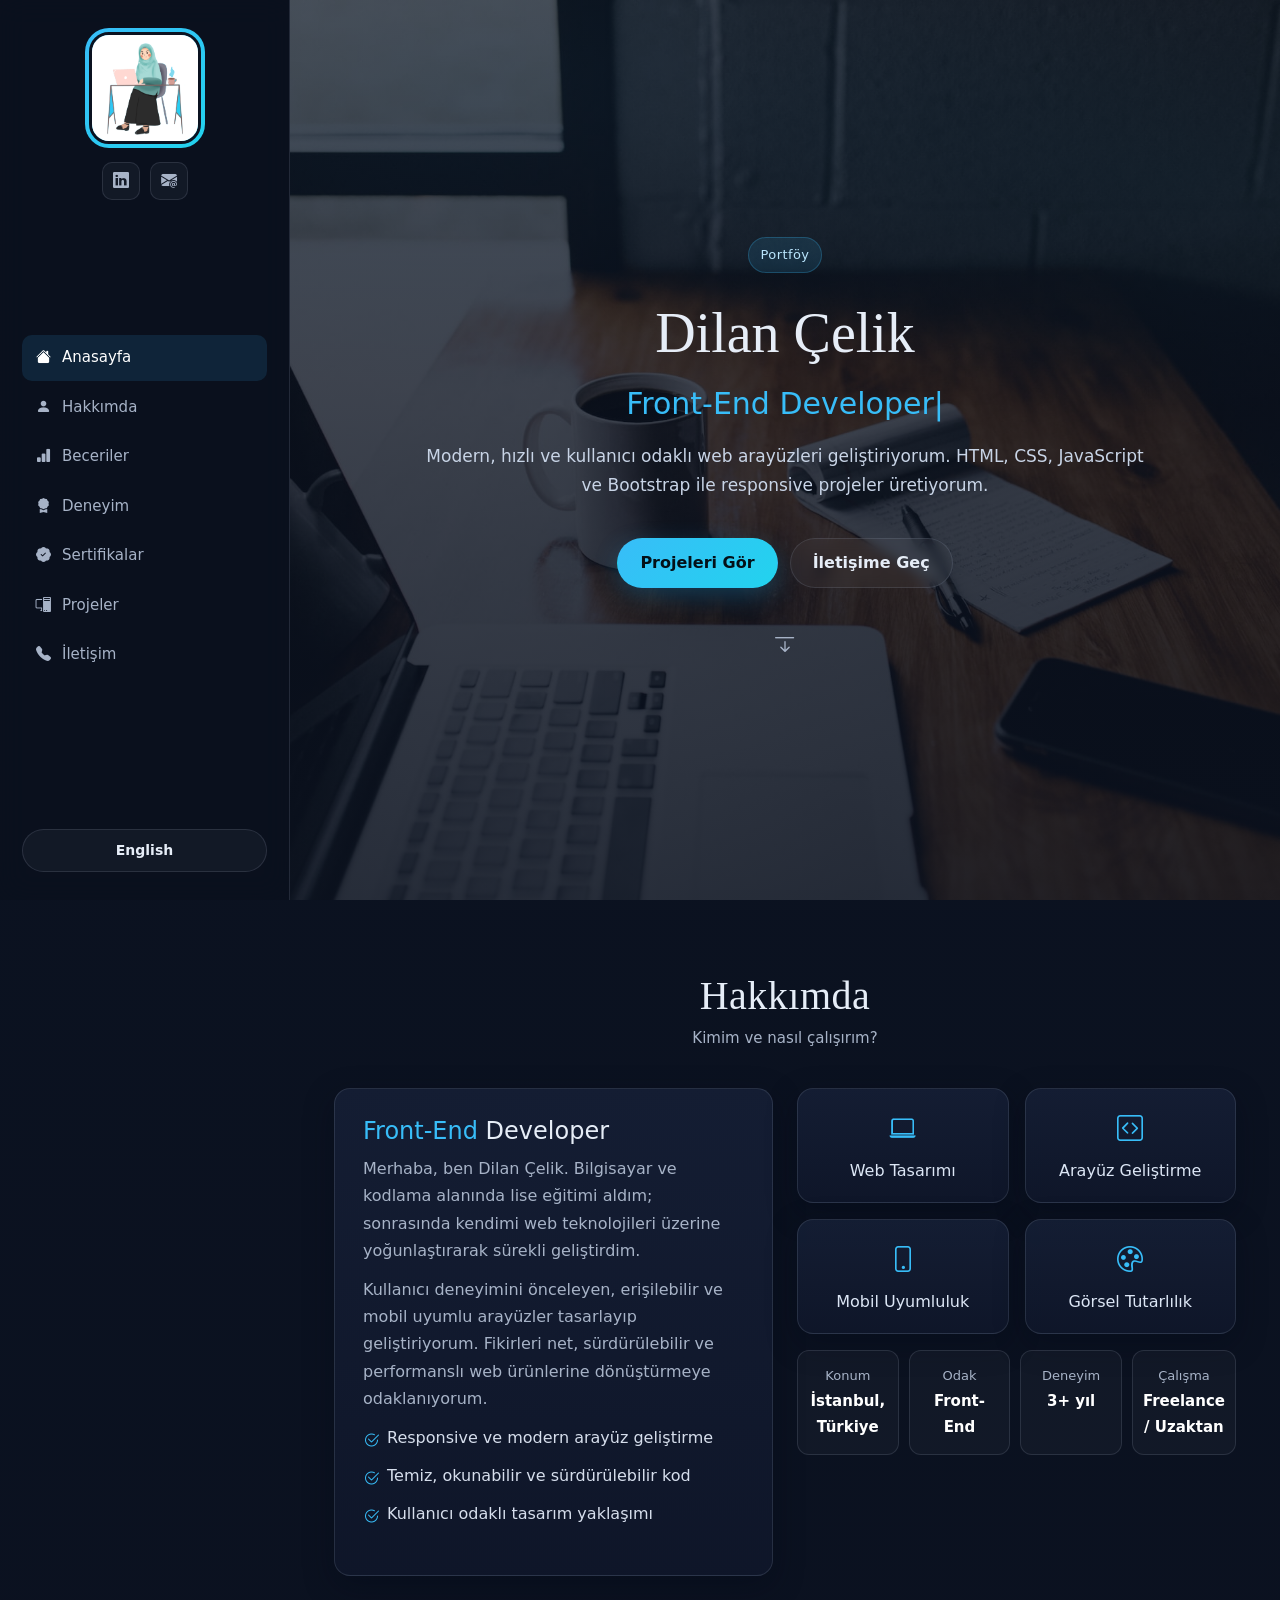
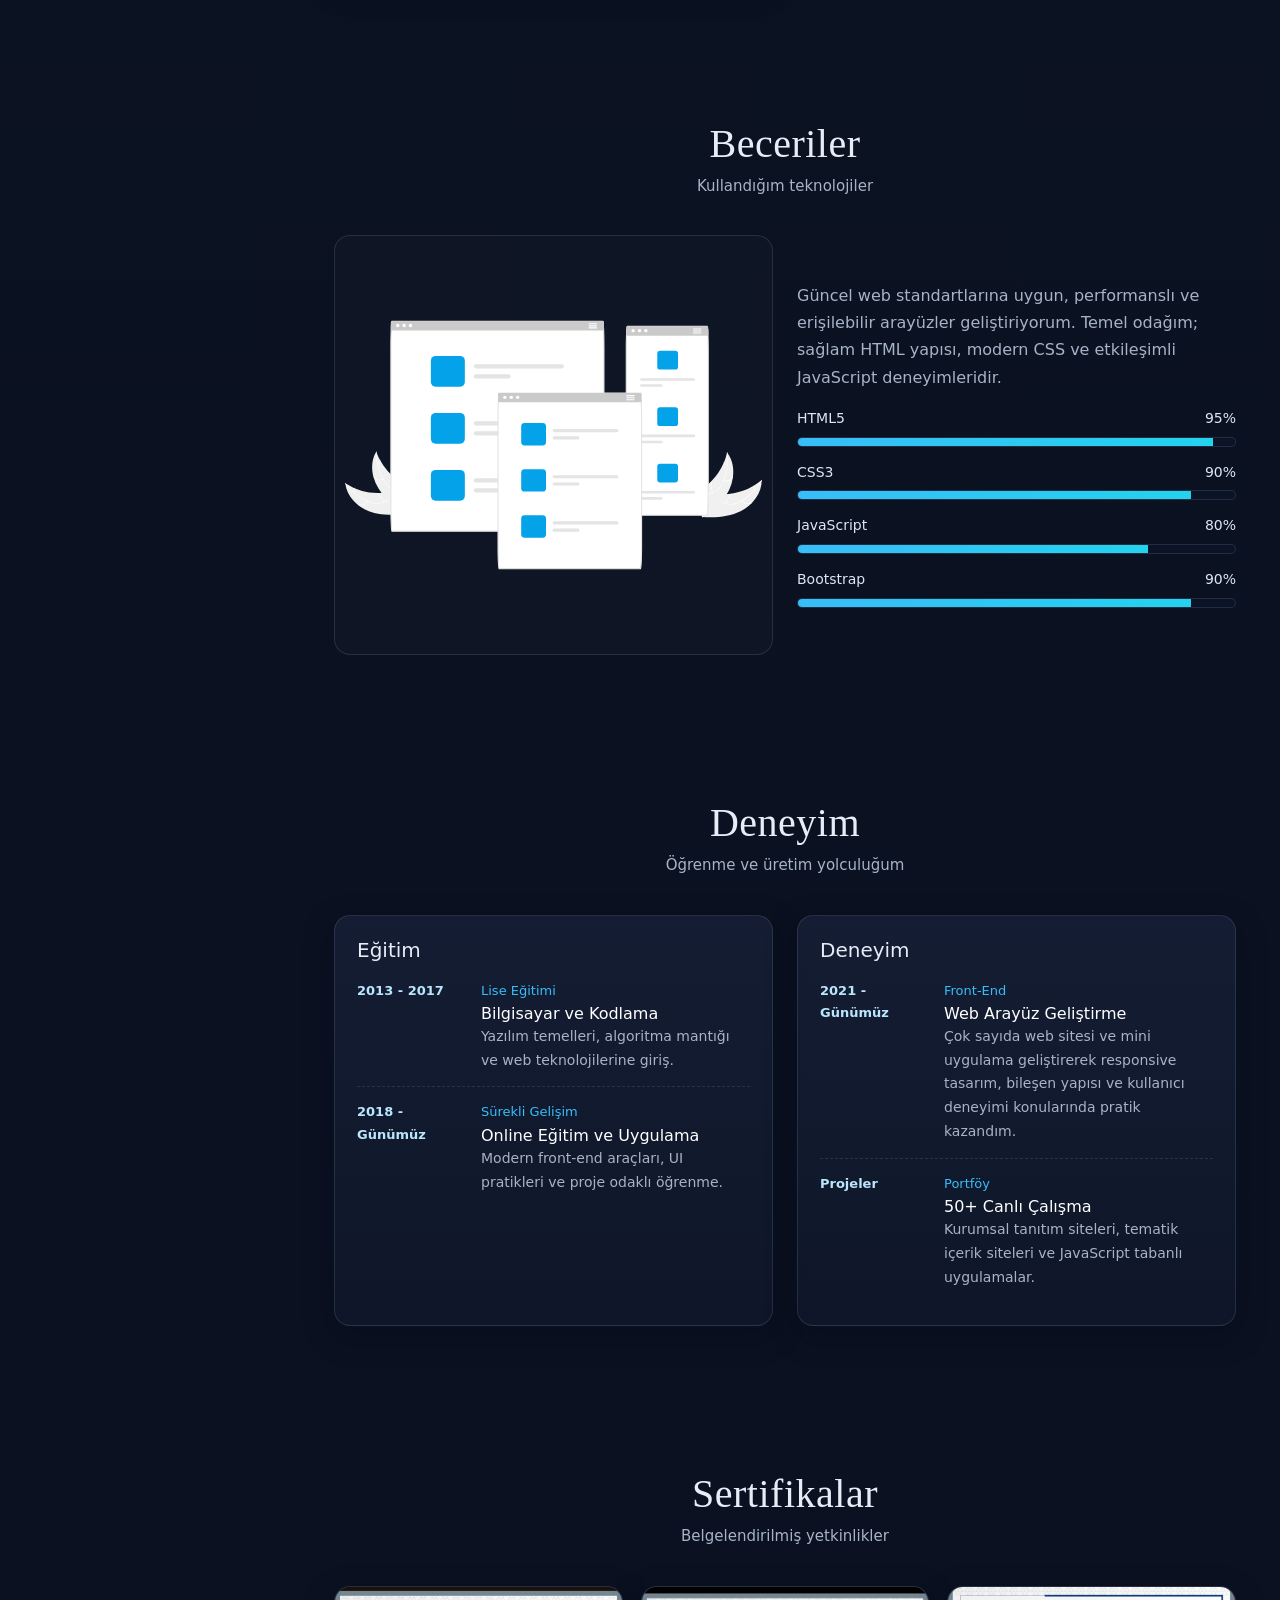
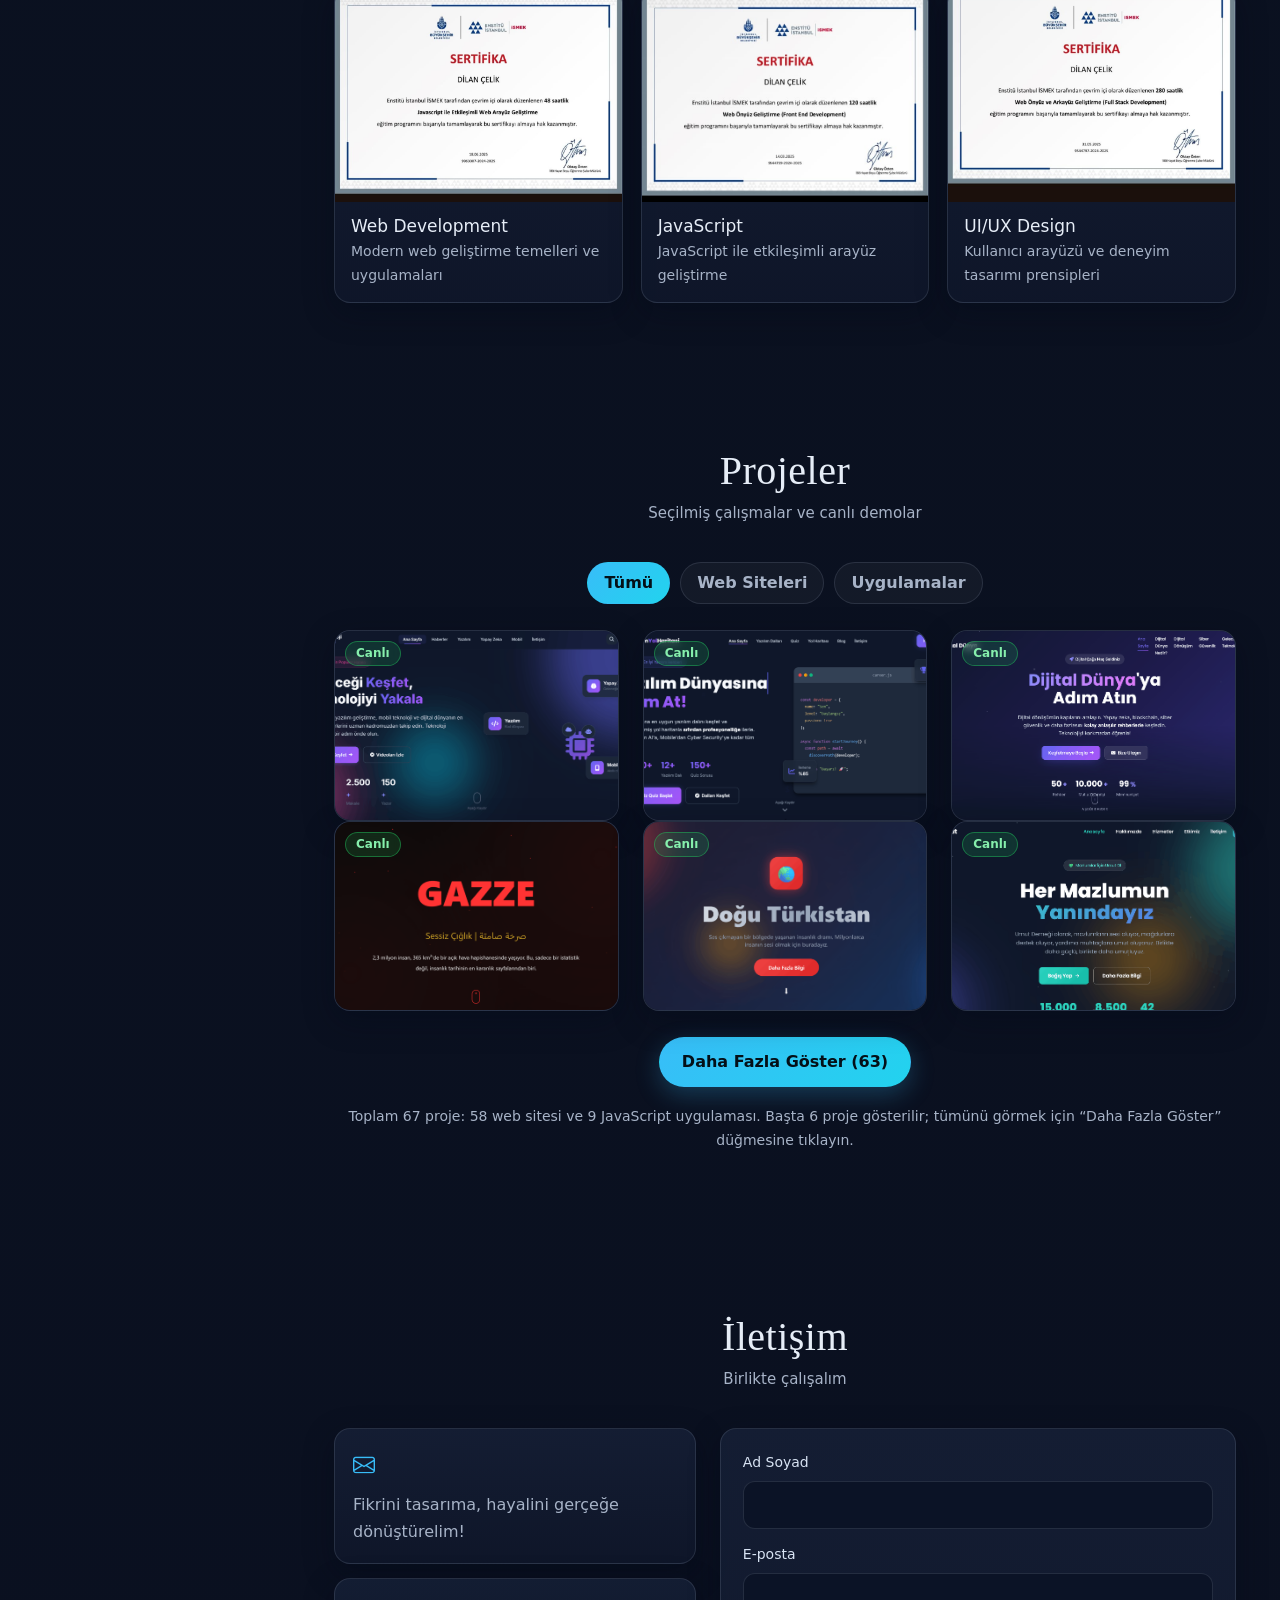
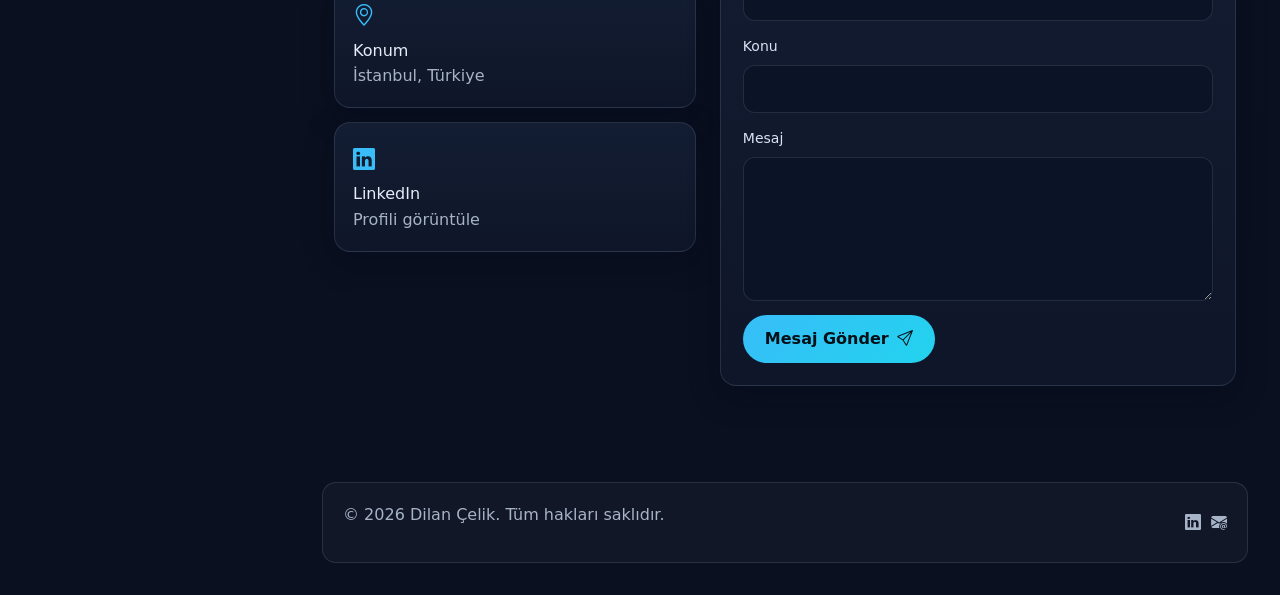
<file: index.html>
﻿<!doctype html>
<html lang="tr">
<head>
  <meta charset="UTF-8" />
  <meta name="viewport" content="width=device-width, initial-scale=1.0" />
  <title>Dilan Çelik | Front-End Developer Portföyü</title>
  <meta name="description" content="Dilan Çelik'in modern front-end developer portföyü: HTML, CSS, JavaScript, Bootstrap, responsive web tasarım, UI geliştirme projeleri ve iletişim bilgileri." />
  <meta name="keywords" content="Dilan Çelik, Front-End Developer, Web Geliştirici, HTML, CSS, JavaScript, Bootstrap, Portföy, İstanbul, Web Tasarım" />
  <meta name="author" content="Dilan Çelik" />
  <meta name="robots" content="index, follow, max-image-preview:large, max-snippet:-1, max-video-preview:-1" />
  <meta name="theme-color" content="#0b1220" />
  <link rel="canonical" href="https://webkodlama.github.io/Portfolio-asil/" />
  <link rel="alternate" hreflang="tr" href="https://webkodlama.github.io/Portfolio-asil/" />
  <link rel="alternate" hreflang="en" href="https://webkodlama.github.io/Portfolio-asil/english.html" />
  <link rel="alternate" hreflang="x-default" href="https://webkodlama.github.io/Portfolio-asil/" />

  <meta property="og:locale" content="tr_TR" />
  <meta property="og:type" content="website" />
  <meta property="og:title" content="Dilan Çelik | Front-End Developer Portföyü" />
  <meta property="og:description" content="Modern, responsive ve kullanıcı odaklı web projeleri. Dilan Çelik'in front-end portföyünü inceleyin." />
  <meta property="og:url" content="https://webkodlama.github.io/Portfolio-asil/" />
  <meta property="og:site_name" content="Dilan Çelik Portföy" />
  <meta property="og:image" content="https://webkodlama.github.io/Portfolio-asil/assets/images/Ads%C4%B1z.png" />
  <meta property="og:image:alt" content="Dilan Çelik profil fotoğrafı" />

  <meta name="twitter:card" content="summary_large_image" />
  <meta name="twitter:title" content="Dilan Çelik | Front-End Developer Portföyü" />
  <meta name="twitter:description" content="HTML, CSS, JavaScript ve Bootstrap ile geliştirilmiş modern web projeleri." />
  <meta name="twitter:image" content="https://webkodlama.github.io/Portfolio-asil/assets/images/Ads%C4%B1z.png" />

  <link rel="preload" href="assets/css/main.css" as="style" />
  <link rel="stylesheet" href="assets/css/bootstrap.min.css" />
  <link rel="stylesheet" href="assets/css/bootstrap-icons.css" />
  <link rel="stylesheet" href="assets/css/loader.css" />
  <link rel="stylesheet" href="assets/css/main.css" />
  <link rel="stylesheet" href="assets/css/responsive.css" />
  <link rel="stylesheet" href="assets/css/dark.css" />

  <script type="application/ld+json">
  {
    "@context": "https://schema.org",
    "@graph": [
      {
        "@type": "WebSite",
        "name": "Dilan Çelik Portföy",
        "url": "https://webkodlama.github.io/Portfolio-asil/",
        "inLanguage": "tr",
        "description": "Dilan Çelik'in front-end developer portföy sitesi"
      },
      {
        "@type": "Person",
        "name": "Dilan Çelik",
        "jobTitle": "Front-End Developer",
        "url": "https://webkodlama.github.io/Portfolio-asil/",
        "image": "https://webkodlama.github.io/Portfolio-asil/assets/images/Ads%C4%B1z.png",
        "email": "mailto:dilos_umut@outlook.com",
        "address": { "@type": "PostalAddress", "addressLocality": "İstanbul", "addressCountry": "TR" },
        "sameAs": ["https://www.linkedin.com/in/dilan-%C3%A7elik-4125091a3"],
        "knowsAbout": ["HTML5", "CSS3", "JavaScript", "Bootstrap", "Responsive Web Design", "UI Development"]
      }
    ]
  }
  </script>
</head>
<body>
  <a class="skip-link" href="#main-content">İçeriğe atla</a>
  <div class="loading" aria-hidden="true"></div>
  <div class="homepage">
    <aside class="sidebar" aria-label="Yan menü">
      <div class="user-meta">
        <div class="user-image">
          <img src="assets/images/Ads%C4%B1z.png" alt="Dilan Çelik profil fotoğrafı" width="150" height="150" loading="eager" />
        </div>
        <div class="social-links">
          <ul class="list-unstyled">
            <li><a href="https://www.linkedin.com/in/dilan-%C3%A7elik-4125091a3" target="_blank" rel="noopener noreferrer" aria-label="LinkedIn profili"><i class="bi bi-linkedin" aria-hidden="true"></i></a></li>
            <li><a href="mailto:dilos_umut@outlook.com" aria-label="E-posta gönder"><i class="bi bi-envelope-at-fill" aria-hidden="true"></i></a></li>
          </ul>
        </div>
      </div>
      <nav aria-label="Ana gezinme">
        <ul class="list-unstyled">
          <li><a href="#home" class="active"><i class="bi bi-house-fill" aria-hidden="true"></i> Anasayfa</a></li>
          <li><a href="#about-me"><i class="bi bi-person-fill" aria-hidden="true"></i> Hakkımda</a></li>
          <li><a href="#skills"><i class="bi bi-bar-chart-fill" aria-hidden="true"></i> Beceriler</a></li>
          <li><a href="#experience"><i class="bi bi-award-fill" aria-hidden="true"></i> Deneyim</a></li>
          <li><a href="#certificates"><i class="bi bi-patch-check-fill" aria-hidden="true"></i> Sertifikalar</a></li>
          <li><a href="#works"><i class="bi bi-pc-display" aria-hidden="true"></i> Projeler</a></li>
          <li><a href="#contacts"><i class="bi bi-telephone-fill" aria-hidden="true"></i> İletişim</a></li>
        </ul>
      </nav>
      <div class="submit">
        <a href="english.html" class="btn" hreflang="en" lang="en">English</a>
      </div>
    </aside>

    <main class="content" id="main-content">
      <section class="hero-section" id="home" aria-label="Giriş">
        <div class="overlay">
          <button class="sidebar-toggle" type="button" aria-label="Menüyü aç/kapat" aria-expanded="false">
            <span></span><span></span><span></span>
          </button>
          <p class="eyebrow">Portföy</p>
          <h1>Dilan Çelik</h1>
          <h2 class="main-typed"><span class="sr-only">Front-End Developer, UI Tasarımcısı, JavaScript Geliştirici</span><span id="typed" aria-hidden="true"></span></h2>
          <p class="hero-desc">Modern, hızlı ve kullanıcı odaklı web arayüzleri geliştiriyorum. HTML, CSS, JavaScript ve Bootstrap ile responsive projeler üretiyorum.</p>
          <div class="hero-actions">
            <a href="#works" class="btn btn-primary-cta">Projeleri Gör</a>
            <a href="mailto:dilos_umut@outlook.com" class="btn btn-secondary-cta">İletişime Geç</a>
          </div>
          <a class="get-started" href="#about-me" aria-label="Hakkımda bölümüne git"><i class="bi bi-arrow-bar-down" aria-hidden="true"></i></a>
        </div>
      </section>

      <section class="about-me section" id="about-me" aria-labelledby="about-title">
        <div class="section-title">
          <h2 id="about-title">Hakkımda</h2>
          <p>Kimim ve nasıl çalışırım?</p>
        </div>
        <div class="container">
          <div class="row g-4 align-items-stretch">
            <div class="col-lg-6">
              <div class="panel">
                <h3><span>Front-End</span> Developer</h3>
                <p>Merhaba, ben Dilan Çelik. Bilgisayar ve kodlama alanında lise eğitimi aldım; sonrasında kendimi web teknolojileri üzerine yoğunlaştırarak sürekli geliştirdim.</p>
                <p>Kullanıcı deneyimini önceleyen, erişilebilir ve mobil uyumlu arayüzler tasarlayıp geliştiriyorum. Fikirleri net, sürdürülebilir ve performanslı web ürünlerine dönüştürmeye odaklanıyorum.</p>
                <ul class="highlights list-unstyled">
                  <li><i class="bi bi-check2-circle" aria-hidden="true"></i> Responsive ve modern arayüz geliştirme</li>
                  <li><i class="bi bi-check2-circle" aria-hidden="true"></i> Temiz, okunabilir ve sürdürülebilir kod</li>
                  <li><i class="bi bi-check2-circle" aria-hidden="true"></i> Kullanıcı odaklı tasarım yaklaşımı</li>
                </ul>
              </div>
            </div>
            <div class="col-lg-6">
              <div class="row g-3">
                <div class="col-6"><div class="box feature"><i class="bi bi-laptop" aria-hidden="true"></i><p>Web Tasarımı</p></div></div>
                <div class="col-6"><div class="box feature"><i class="bi bi-code-square" aria-hidden="true"></i><p>Arayüz Geliştirme</p></div></div>
                <div class="col-6"><div class="box feature"><i class="bi bi-phone" aria-hidden="true"></i><p>Mobil Uyumluluk</p></div></div>
                <div class="col-6"><div class="box feature"><i class="bi bi-palette" aria-hidden="true"></i><p>Görsel Tutarlılık</p></div></div>
              </div>
              <div class="full-part mt-3">
                <div class="box"><p>Konum</p><p>İstanbul, Türkiye</p></div>
                <div class="box"><p>Odak</p><p>Front-End</p></div>
                <div class="box"><p>Deneyim</p><p>3+ yıl</p></div>
                <div class="box"><p>Çalışma</p><p>Freelance / Uzaktan</p></div>
              </div>
            </div>
          </div>
        </div>
      </section>

      <section class="skills section" id="skills" aria-labelledby="skills-title">
        <div class="section-title"><h2 id="skills-title">Beceriler</h2><p>Kullandığım teknolojiler</p></div>
        <div class="container">
          <div class="row g-4 align-items-center">
            <div class="col-lg-6"><img src="assets/images/skills.svg" alt="Web geliştirme becerilerini temsil eden illüstrasyon" loading="lazy" width="520" height="420" /></div>
            <div class="col-lg-6">
              <p>Güncel web standartlarına uygun, performanslı ve erişilebilir arayüzler geliştiriyorum. Temel odağım; sağlam HTML yapısı, modern CSS ve etkileşimli JavaScript deneyimleridir.</p>
              <div class="skill"><div class="skill-head"><span>HTML5</span><span>95%</span></div><div class="progress" role="progressbar" aria-label="HTML5" aria-valuenow="95" aria-valuemin="0" aria-valuemax="100"><div class="progress-bar" style="width:95%"></div></div></div>
              <div class="skill"><div class="skill-head"><span>CSS3</span><span>90%</span></div><div class="progress" role="progressbar" aria-label="CSS3" aria-valuenow="90" aria-valuemin="0" aria-valuemax="100"><div class="progress-bar" style="width:90%"></div></div></div>
              <div class="skill"><div class="skill-head"><span>JavaScript</span><span>80%</span></div><div class="progress" role="progressbar" aria-label="JavaScript" aria-valuenow="80" aria-valuemin="0" aria-valuemax="100"><div class="progress-bar" style="width:80%"></div></div></div>
              <div class="skill"><div class="skill-head"><span>Bootstrap</span><span>90%</span></div><div class="progress" role="progressbar" aria-label="Bootstrap" aria-valuenow="90" aria-valuemin="0" aria-valuemax="100"><div class="progress-bar" style="width:90%"></div></div></div>
            </div>
          </div>
        </div>
      </section>

      <section class="experience section" id="experience" aria-labelledby="experience-title">
        <div class="section-title"><h2 id="experience-title">Deneyim</h2><p>Öğrenme ve üretim yolculuğum</p></div>
        <div class="container"><div class="row g-4">
          <div class="col-lg-6"><div class="timeline">
            <h3>Eğitim</h3>
            <div class="timeline-item"><div class="left-part"><span>2013 - 2017</span></div><div class="right-part"><p class="tag">Lise Eğitimi</p><h4>Bilgisayar ve Kodlama</h4><p>Yazılım temelleri, algoritma mantığı ve web teknolojilerine giriş.</p></div></div>
            <div class="timeline-item"><div class="left-part"><span>2018 - Günümüz</span></div><div class="right-part"><p class="tag">Sürekli Gelişim</p><h4>Online Eğitim ve Uygulama</h4><p>Modern front-end araçları, UI pratikleri ve proje odaklı öğrenme.</p></div></div>
          </div></div>
          <div class="col-lg-6"><div class="timeline">
            <h3>Deneyim</h3>
            <div class="timeline-item"><div class="left-part"><span>2021 - Günümüz</span></div><div class="right-part"><p class="tag">Front-End</p><h4>Web Arayüz Geliştirme</h4><p>Çok sayıda web sitesi ve mini uygulama geliştirerek responsive tasarım, bileşen yapısı ve kullanıcı deneyimi konularında pratik kazandım.</p></div></div>
            <div class="timeline-item"><div class="left-part"><span>Projeler</span></div><div class="right-part"><p class="tag">Portföy</p><h4>50+ Canlı Çalışma</h4><p>Kurumsal tanıtım siteleri, tematik içerik siteleri ve JavaScript tabanlı uygulamalar.</p></div></div>
          </div></div>
        </div></div>
      </section>

      <section class="certificates section" id="certificates" aria-labelledby="certificates-title">
        <div class="section-title"><h2 id="certificates-title">Sertifikalar</h2><p>Belgelendirilmiş yetkinlikler</p></div>
        <div class="container"><div class="certificates-grid">
          <article class="certificate-item"><div class="img"><img src="assets/sertifikalar/1.sertifika.jpeg" alt="Web geliştirme sertifikası" loading="lazy" width="600" height="440" /></div><div class="certificate-info"><h3>Web Development</h3><p>Modern web geliştirme temelleri ve uygulamaları</p></div><div class="certificate-overlay"><a href="assets/sertifikalar/1.sertifika.jpeg" target="_blank" rel="noopener noreferrer" aria-label="Web geliştirme sertifikasını görüntüle"><i class="bi bi-eye" aria-hidden="true"></i></a></div></article>
          <article class="certificate-item"><div class="img"><img src="assets/sertifikalar/2.sertifika.jpeg" alt="JavaScript programlama sertifikası" loading="lazy" width="600" height="440" /></div><div class="certificate-info"><h3>JavaScript</h3><p>JavaScript ile etkileşimli arayüz geliştirme</p></div><div class="certificate-overlay"><a href="assets/sertifikalar/2.sertifika.jpeg" target="_blank" rel="noopener noreferrer" aria-label="JavaScript sertifikasını görüntüle"><i class="bi bi-eye" aria-hidden="true"></i></a></div></article>
          <article class="certificate-item"><div class="img"><img src="assets/sertifikalar/3.sertifika.jpeg" alt="UI/UX tasarım sertifikası" loading="lazy" width="600" height="440" /></div><div class="certificate-info"><h3>UI/UX Design</h3><p>Kullanıcı arayüzü ve deneyim tasarımı prensipleri</p></div><div class="certificate-overlay"><a href="assets/sertifikalar/3.sertifika.jpeg" target="_blank" rel="noopener noreferrer" aria-label="UI/UX sertifikasını görüntüle"><i class="bi bi-eye" aria-hidden="true"></i></a></div></article>
        </div></div>
      </section>

      <section class="works section" id="works" aria-labelledby="works-title">
        <div class="section-title"><h2 id="works-title">Projeler</h2><p>Seçilmiş çalışmalar ve canlı demolar</p></div>
        <div class="button-group filter-button-group" role="group" aria-label="Proje filtreleri">
          <button class="btn active" type="button" data-filter="*">Tümü</button>
          <button class="btn" type="button" data-filter=".webdesign">Web Siteleri</button>
          <button class="btn" type="button" data-filter=".application">Uygulamalar</button>
        </div>
        <div class="container"><div class="row grid" id="projects-grid">
          
          <div class="col-md-6 col-lg-4 element-item webdesign"><article class="box work-card"><div class="img"><img src="assets/images/teknoloji-dunyasi.png" alt="Technology world website project" loading="lazy" width="600" height="400" /></div><a href="https://webkodlama.github.io/teknolji-dunyasi/" target="_blank" rel="noopener noreferrer" aria-label="Open Technology world website project"><i class="bi bi-box-arrow-up-right" aria-hidden="true"></i></a></article></div>

              <div class="col-md-6 col-lg-4 element-item webdesign"><article class="box work-card"><div class="img"><img src="assets/images/yazilim.png" alt="Yazılım web sitesi projesi" loading="lazy" width="600" height="400" /></div><a href="https://webkodlama.github.io/yazilim/" target="_blank" rel="noopener noreferrer" aria-label="Yazılım web sitesi projesini aç"><i class="bi bi-box-arrow-up-right" aria-hidden="true"></i></a></article></div>
          
          <div class="col-md-6 col-lg-4 element-item webdesign"><article class="box work-card"><div class="img"><img src="assets/images/dijital-dunya.png" alt="Digital world website project" loading="lazy" width="600" height="400" /></div><a href="https://webkodlama.github.io/dijital-dunya/" target="_blank" rel="noopener noreferrer" aria-label="Open Digital world website project"><i class="bi bi-box-arrow-up-right" aria-hidden="true"></i></a></article></div>

       

          <div class="col-md-6 col-lg-4 element-item webdesign"><article class="box work-card"><div class="img"><img src="assets/images/gazze.png" alt="Gazze içerik sitesi projesi" loading="lazy" width="600" height="400" /></div><a href="https://webkodlama.github.io/gazze/" target="_blank" rel="noopener noreferrer" aria-label="Gazze içerik sitesi projesini aç"><i class="bi bi-box-arrow-up-right" aria-hidden="true"></i></a></article></div>
          <div class="col-md-6 col-lg-4 element-item webdesign"><article class="box work-card"><div class="img"><img src="assets/images/dogu-turkistan.png" alt="Doğu Türkistan içerik sitesi projesi" loading="lazy" width="600" height="400" /></div><a href="https://webkodlama.github.io/Dogu-Turkistan/" target="_blank" rel="noopener noreferrer" aria-label="Doğu Türkistan içerik sitesi projesini aç"><i class="bi bi-box-arrow-up-right" aria-hidden="true"></i></a></article></div>
          <div class="col-md-6 col-lg-4 element-item webdesign"><article class="box work-card"><div class="img"><img src="assets/images/mazlumlar-dernek.png" alt="Mazlumlar derneği web sitesi projesi" loading="lazy" width="600" height="400" /></div><a href="https://webkodlama.github.io/mazlumlar/" target="_blank" rel="noopener noreferrer" aria-label="Mazlumlar derneği web sitesi projesini aç"><i class="bi bi-box-arrow-up-right" aria-hidden="true"></i></a></article></div>
          <div class="col-md-6 col-lg-4 element-item webdesign"><article class="box work-card"><div class="img"><img src="assets/images/peygamberimin-hayati.png" alt="Peygamberimizin hayatı içerik sitesi projesi" loading="lazy" width="600" height="400" /></div><a href="https://webkodlama.github.io/Peygamberimizin-hayati/" target="_blank" rel="noopener noreferrer" aria-label="Peygamberimizin hayatı içerik sitesi projesini aç"><i class="bi bi-box-arrow-up-right" aria-hidden="true"></i></a></article></div>
          <div class="col-md-6 col-lg-4 element-item webdesign"><article class="box work-card"><div class="img"><img src="assets/images/peygamberimizin-ahlaki.png" alt="Peygamberimizin ahlakı içerik sitesi projesi" loading="lazy" width="600" height="400" /></div><a href="https://webkodlama.github.io/Peygamberimizin-ahlaki/" target="_blank" rel="noopener noreferrer" aria-label="Peygamberimizin ahlakı içerik sitesi projesini aç"><i class="bi bi-box-arrow-up-right" aria-hidden="true"></i></a></article></div>
          <div class="col-md-6 col-lg-4 element-item webdesign"><article class="box work-card"><div class="img"><img src="assets/images/peygamberimizin-sunnetleri.png" alt="Peygamberimizin sünnetleri içerik sitesi projesi" loading="lazy" width="600" height="400" /></div><a href="https://webkodlama.github.io/Peygamberimizin-sunnetleri/" target="_blank" rel="noopener noreferrer" aria-label="Peygamberimizin sünnetleri içerik sitesi projesini aç"><i class="bi bi-box-arrow-up-right" aria-hidden="true"></i></a></article></div>
          <div class="col-md-6 col-lg-4 element-item webdesign"><article class="box work-card"><div class="img"><img src="assets/images/peygamberlerin-hayatlari.png" alt="Peygamberlerin hayatları içerik sitesi projesi" loading="lazy" width="600" height="400" /></div><a href="https://webkodlama.github.io/Peyghamberlerin-hayatlari/" target="_blank" rel="noopener noreferrer" aria-label="Peygamberlerin hayatları içerik sitesi projesini aç"><i class="bi bi-box-arrow-up-right" aria-hidden="true"></i></a></article></div>
          <div class="col-md-6 col-lg-4 element-item webdesign"><article class="box work-card"><div class="img"><img src="assets/images/peygamberlerin-meslekleri.png" alt="Peygamberlerin meslekleri içerik sitesi projesi" loading="lazy" width="600" height="400" /></div><a href="https://webkodlama.github.io/Peygamberlerin-meslekleri/" target="_blank" rel="noopener noreferrer" aria-label="Peygamberlerin meslekleri içerik sitesi projesini aç"><i class="bi bi-box-arrow-up-right" aria-hidden="true"></i></a></article></div>
          <div class="col-md-6 col-lg-4 element-item webdesign"><article class="box work-card"><div class="img"><img src="assets/images/düsler-bahcesi-cicekci.png" alt="Düşler Bahçesi çiçekçi web sitesi projesi" loading="lazy" width="600" height="400" /></div><a href="https://webkodlama.github.io/dusler-bahcesi-cicekci/" target="_blank" rel="noopener noreferrer" aria-label="Düşler Bahçesi çiçekçi web sitesi projesini aç"><i class="bi bi-box-arrow-up-right" aria-hidden="true"></i></a></article></div>
          <div class="col-md-6 col-lg-4 element-item webdesign"><article class="box work-card"><div class="img"><img src="assets/images/kadina-siddete-hayir.png" alt="Kadına şiddete hayır farkındalık sitesi projesi" loading="lazy" width="600" height="400" /></div><a href="https://webkodlama.github.io/kadina-siddete-hayir/" target="_blank" rel="noopener noreferrer" aria-label="Kadına şiddete hayır farkındalık sitesi projesini aç"><i class="bi bi-box-arrow-up-right" aria-hidden="true"></i></a></article></div>
          <div class="col-md-6 col-lg-4 element-item webdesign"><article class="box work-card"><div class="img"><img src="assets/images/sosyal-sorumluluk.png" alt="Sosyal sorumluluk projesi web sitesi projesi" loading="lazy" width="600" height="400" /></div><a href="https://webkodlama.github.io/sosyal-sorumluluk-projesi/" target="_blank" rel="noopener noreferrer" aria-label="Sosyal sorumluluk projesi web sitesi projesini aç"><i class="bi bi-box-arrow-up-right" aria-hidden="true"></i></a></article></div>
            <div class="col-md-6 col-lg-4 element-item webdesign"><article class="box work-card"><div class="img"><img src="assets/images/firinss.jpg" alt="Bakery website project" loading="lazy" width="600" height="400" /></div><a href="https://webkodlama.github.io/firin/" target="_blank" rel="noopener noreferrer" aria-label="Open Bakery website project"><i class="bi bi-box-arrow-up-right" aria-hidden="true"></i></a></article></div>
          <div class="col-md-6 col-lg-4 element-item webdesign"><article class="box work-card"><div class="img"><img src="assets/images/kolej.png" alt="Kolej eğitim web sitesi projesi" loading="lazy" width="600" height="400" /></div><a href="https://webkodlama.github.io/kolej-egitim/" target="_blank" rel="noopener noreferrer" aria-label="Kolej eğitim web sitesi projesini aç"><i class="bi bi-box-arrow-up-right" aria-hidden="true"></i></a></article></div>
          <div class="col-md-6 col-lg-4 element-item webdesign"><article class="box work-card"><div class="img"><img src="assets/images/naakliye-tasimacilik.png" alt="Nakliye taşımacılık web sitesi projesi" loading="lazy" width="600" height="400" /></div><a href="https://webkodlama.github.io/nakliye-tasimacilik/" target="_blank" rel="noopener noreferrer" aria-label="Nakliye taşımacılık web sitesi projesini aç"><i class="bi bi-box-arrow-up-right" aria-hidden="true"></i></a></article></div>
          <div class="col-md-6 col-lg-4 element-item webdesign"><article class="box work-card"><div class="img"><img src="assets/images/zuccaciye.png" alt="Züccaciye web sitesi projesi" loading="lazy" width="600" height="400" /></div><a href="https://webkodlama.github.io/zuccaciye/" target="_blank" rel="noopener noreferrer" aria-label="Züccaciye web sitesi projesini aç"><i class="bi bi-box-arrow-up-right" aria-hidden="true"></i></a></article></div>
          <div class="col-md-6 col-lg-4 element-item webdesign"><article class="box work-card"><div class="img"><img src="assets/images/modern-cafe.png" alt="Modern restoran kafe web sitesi projesi" loading="lazy" width="600" height="400" /></div><a href="https://webkodlama.github.io/modern-restoran-cafe/" target="_blank" rel="noopener noreferrer" aria-label="Modern restoran kafe web sitesi projesini aç"><i class="bi bi-box-arrow-up-right" aria-hidden="true"></i></a></article></div>
          
          <div class="col-md-6 col-lg-4 element-item webdesign"><article class="box work-card"><div class="img"><img src="assets/images/netflix.jpg" alt="Netflix clone UI project" loading="lazy" width="600" height="400" /></div><a href="https://webkodlama.github.io/netflix/" target="_blank" rel="noopener noreferrer" aria-label="Open Netflix clone UI project"><i class="bi bi-box-arrow-up-right" aria-hidden="true"></i></a></article></div>

          <div class="col-md-6 col-lg-4 element-item webdesign"><article class="box work-card"><div class="img"><img src="assets/images/arac-galeri.png" alt="Araç galerisi web sitesi projesi" loading="lazy" width="600" height="400" /></div><a href="https://webkodlama.github.io/arac-galerisi/" target="_blank" rel="noopener noreferrer" aria-label="Araç galerisi web sitesi projesini aç"><i class="bi bi-box-arrow-up-right" aria-hidden="true"></i></a></article></div>
          <div class="col-md-6 col-lg-4 element-item webdesign"><article class="box work-card"><div class="img"><img src="assets/images/farkindalik.png" alt="Kendini fark et farkındalık sitesi projesi" loading="lazy" width="600" height="400" /></div><a href="https://webkodlama.github.io/kendini-farket-farkindalik/" target="_blank" rel="noopener noreferrer" aria-label="Kendini fark et farkındalık sitesi projesini aç"><i class="bi bi-box-arrow-up-right" aria-hidden="true"></i></a></article></div>
          <div class="col-md-6 col-lg-4 element-item webdesign"><article class="box work-card"><div class="img"><img src="assets/images/insaat-yapi.png" alt="İnşaat yapı web sitesi projesi" loading="lazy" width="600" height="400" /></div><a href="https://webkodlama.github.io/insaat-yapi/" target="_blank" rel="noopener noreferrer" aria-label="İnşaat yapı web sitesi projesini aç"><i class="bi bi-box-arrow-up-right" aria-hidden="true"></i></a></article></div>
          <div class="col-md-6 col-lg-4 element-item webdesign"><article class="box work-card"><div class="img"><img src="assets/images/hastahane.png" alt="Hastane web sitesi projesi" loading="lazy" width="600" height="400" /></div><a href="https://webkodlama.github.io/hastahane/" target="_blank" rel="noopener noreferrer" aria-label="Hastane web sitesi projesini aç"><i class="bi bi-box-arrow-up-right" aria-hidden="true"></i></a></article></div>
          <div class="col-md-6 col-lg-4 element-item webdesign"><article class="box work-card"><div class="img"><img src="assets/images/lezzet-yemek.png" alt="Lezzet yemekler yemek tarifi sitesi projesi" loading="lazy" width="600" height="400" /></div><a href="https://webkodlama.github.io/lezzet-yemekler/" target="_blank" rel="noopener noreferrer" aria-label="Lezzet yemekler yemek tarifi sitesi projesini aç"><i class="bi bi-box-arrow-up-right" aria-hidden="true"></i></a></article></div>
          <div class="col-md-6 col-lg-4 element-item webdesign"><article class="box work-card"><div class="img"><img src="assets/images/dilimizdeki-engeller.png" alt="Dilimizdeki engelleri kaldıralım içerik sitesi projesi" loading="lazy" width="600" height="400" /></div><a href="https://webkodlama.github.io/Dilimizdeki-Engelleri-Kaldiralim/" target="_blank" rel="noopener noreferrer" aria-label="Dilimizdeki engelleri kaldıralım içerik sitesi projesini aç"><i class="bi bi-box-arrow-up-right" aria-hidden="true"></i></a></article></div>
          <div class="col-md-6 col-lg-4 element-item webdesign"><article class="box work-card"><div class="img"><img src="assets/images/elektrik.png" alt="Elektrik web sitesi projesi" loading="lazy" width="600" height="400" /></div><a href="https://webkodlama.github.io/elektrik/" target="_blank" rel="noopener noreferrer" aria-label="Elektrik web sitesi projesini aç"><i class="bi bi-box-arrow-up-right" aria-hidden="true"></i></a></article></div>
          <div class="col-md-6 col-lg-4 element-item webdesign"><article class="box work-card"><div class="img"><img src="assets/images/mini-e-ticaret.png" alt="Mini e-ticaret web sitesi projesi" loading="lazy" width="600" height="400" /></div><a href="https://webkodlama.github.io/mini-e-ticaret/" target="_blank" rel="noopener noreferrer" aria-label="Mini e-ticaret web sitesi projesini aç"><i class="bi bi-box-arrow-up-right" aria-hidden="true"></i></a></article></div>
            <div class="col-md-6 col-lg-4 element-item webdesign"><article class="box work-card"><div class="img"><img src="assets/images/food.jpg.png" alt="Recipe website project" loading="lazy" width="600" height="400" /></div><a href="https://webkodlama.github.io/food/" target="_blank" rel="noopener noreferrer" aria-label="Open Recipe website project"><i class="bi bi-box-arrow-up-right" aria-hidden="true"></i></a></article></div>
          <div class="col-md-6 col-lg-4 element-item webdesign"><article class="box work-card"><div class="img"><img src="assets/images/kamyon-kasalari-karoser.png" alt="Kamyon kasaları karoser web sitesi projesi" loading="lazy" width="600" height="400" /></div><a href="https://webkodlama.github.io/kamyon-kasalari-karoser/" target="_blank" rel="noopener noreferrer" aria-label="Kamyon kasaları karoser web sitesi projesini aç"><i class="bi bi-box-arrow-up-right" aria-hidden="true"></i></a></article></div>
          <div class="col-md-6 col-lg-4 element-item webdesign"><article class="box work-card"><div class="img"><img src="assets/images/nakliye.png" alt="Nakliye web sitesi projesi" loading="lazy" width="600" height="400" /></div><a href="https://webkodlama.github.io/nakliye/" target="_blank" rel="noopener noreferrer" aria-label="Nakliye web sitesi projesini aç"><i class="bi bi-box-arrow-up-right" aria-hidden="true"></i></a></article></div>
          <div class="col-md-6 col-lg-4 element-item webdesign"><article class="box work-card"><div class="img"><img src="assets/images/ikinci-el-spot.png" alt="İkinci el spot web sitesi projesi" loading="lazy" width="600" height="400" /></div><a href="https://webkodlama.github.io/ikinci-el-spot/" target="_blank" rel="noopener noreferrer" aria-label="İkinci el spot web sitesi projesini aç"><i class="bi bi-box-arrow-up-right" aria-hidden="true"></i></a></article></div>
         
          <div class="col-md-6 col-lg-4 element-item webdesign"><article class="box work-card"><div class="img"><img src="assets/images/ibadetyolculugu.png" alt="İbadet yolculuğu içerik sitesi projesi" loading="lazy" width="600" height="400" /></div><a href="https://webkodlama.github.io/ibadet-yolculugu/" target="_blank" rel="noopener noreferrer" aria-label="İbadet yolculuğu içerik sitesi projesini aç"><i class="bi bi-box-arrow-up-right" aria-hidden="true"></i></a></article></div>
          <div class="col-md-6 col-lg-4 element-item webdesign"><article class="box work-card"><div class="img"><img src="assets/images/ezan-vakitleri.png" alt="Ezan vakitleri web sitesi projesi" loading="lazy" width="600" height="400" /></div><a href="https://webkodlama.github.io/ezan-vakitleri/" target="_blank" rel="noopener noreferrer" aria-label="Ezan vakitleri web sitesi projesini aç"><i class="bi bi-box-arrow-up-right" aria-hidden="true"></i></a></article></div>
          <div class="col-md-6 col-lg-4 element-item webdesign"><article class="box work-card"><div class="img"><img src="assets/images/mukavvele.png" alt="Mukavele web sitesi projesi" loading="lazy" width="600" height="400" /></div><a href="https://webkodlama.github.io/mukavele/" target="_blank" rel="noopener noreferrer" aria-label="Mukavele web sitesi projesini aç"><i class="bi bi-box-arrow-up-right" aria-hidden="true"></i></a></article></div>
          <div class="col-md-6 col-lg-4 element-item webdesign"><article class="box work-card"><div class="img"><img src="assets/images/helal-yasamak.png" alt="Helal yaşamak içerik sitesi projesi" loading="lazy" width="600" height="400" /></div><a href="https://webkodlama.github.io/helal-yasamak/" target="_blank" rel="noopener noreferrer" aria-label="Helal yaşamak içerik sitesi projesini aç"><i class="bi bi-box-arrow-up-right" aria-hidden="true"></i></a></article></div>
          <div class="col-md-6 col-lg-4 element-item webdesign"><article class="box work-card"><div class="img"><img src="assets/images/ramazan-saatleri.png" alt="Ramazan saatleri web sitesi projesi" loading="lazy" width="600" height="400" /></div><a href="https://webkodlama.github.io/ramazan-saatleri/" target="_blank" rel="noopener noreferrer" aria-label="Ramazan saatleri web sitesi projesini aç"><i class="bi bi-box-arrow-up-right" aria-hidden="true"></i></a></article></div>
          <div class="col-md-6 col-lg-4 element-item webdesign"><article class="box work-card"><div class="img"><img src="assets/images/nakliyat-tasimacilik.png" alt="Nakliyat taşımacılık web sitesi projesi" loading="lazy" width="600" height="400" /></div><a href="https://webkodlama.github.io/nakliyat-tasimacilik/" target="_blank" rel="noopener noreferrer" aria-label="Nakliyat taşımacılık web sitesi projesini aç"><i class="bi bi-box-arrow-up-right" aria-hidden="true"></i></a></article></div>
          <div class="col-md-6 col-lg-4 element-item webdesign"><article class="box work-card"><div class="img"><img src="assets/images/dijital-dunya.png" alt="Dijital dünya web sitesi projesi" loading="lazy" width="600" height="400" /></div><a href="https://webkodlama.github.io/dijital-dunya/" target="_blank" rel="noopener noreferrer" aria-label="Dijital dünya web sitesi projesini aç"><i class="bi bi-box-arrow-up-right" aria-hidden="true"></i></a></article></div>
          <div class="col-md-6 col-lg-4 element-item webdesign"><article class="box work-card"><div class="img"><img src="assets/images/tatlilar.png" alt="Tatlılar yemek tarifi sitesi projesi" loading="lazy" width="600" height="400" /></div><a href="https://webkodlama.github.io/tatlilar/" target="_blank" rel="noopener noreferrer" aria-label="Tatlılar yemek tarifi sitesi projesini aç"><i class="bi bi-box-arrow-up-right" aria-hidden="true"></i></a></article></div>
          <div class="col-md-6 col-lg-4 element-item webdesign"><article class="box work-card"><div class="img"><img src="assets/images/kentsel-donusum.png" alt="Kentsel dönüşüm web sitesi projesi" loading="lazy" width="600" height="400" /></div><a href="https://webkodlama.github.io/kentsel-donusum/" target="_blank" rel="noopener noreferrer" aria-label="Kentsel dönüşüm web sitesi projesini aç"><i class="bi bi-box-arrow-up-right" aria-hidden="true"></i></a></article></div>
          <div class="col-md-6 col-lg-4 element-item webdesign"><article class="box work-card"><div class="img"><img src="assets/images/teknoloji-dunyasi.png" alt="Teknoloji dünyası web sitesi projesi" loading="lazy" width="600" height="400" /></div><a href="https://webkodlama.github.io/teknolji-dunyasi/" target="_blank" rel="noopener noreferrer" aria-label="Teknoloji dünyası web sitesi projesini aç"><i class="bi bi-box-arrow-up-right" aria-hidden="true"></i></a></article></div>
          <div class="col-md-6 col-lg-4 element-item webdesign"><article class="box work-card"><div class="img"><img src="assets/images/ramazanw.jpg" alt="Ramazan içerik sitesi projesi" loading="lazy" width="600" height="400" /></div><a href="https://webkodlama.github.io/ramazan/" target="_blank" rel="noopener noreferrer" aria-label="Ramazan içerik sitesi projesini aç"><i class="bi bi-box-arrow-up-right" aria-hidden="true"></i></a></article></div>
          <div class="col-md-6 col-lg-4 element-item webdesign"><article class="box work-card"><div class="img"><img src="assets/images/yetim-oksuz.png" alt="Yetim ve öksüz içerik sitesi projesi" loading="lazy" width="600" height="400" /></div><a href="https://webkodlama.github.io/yetim-oksuz/" target="_blank" rel="noopener noreferrer" aria-label="Yetim ve öksüz içerik sitesi projesini aç"><i class="bi bi-box-arrow-up-right" aria-hidden="true"></i></a></article></div>
          <div class="col-md-6 col-lg-4 element-item webdesign"><article class="box work-card"><div class="img"><img src="assets/images/emlak.png" alt="Emlak web sitesi projesi" loading="lazy" width="600" height="400" /></div><a href="https://webkodlama.github.io/emlak/" target="_blank" rel="noopener noreferrer" aria-label="Emlak web sitesi projesini aç"><i class="bi bi-box-arrow-up-right" aria-hidden="true"></i></a></article></div>
          <div class="col-md-6 col-lg-4 element-item webdesign"><article class="box work-card"><div class="img"><img src="assets/images/nakliyat.png" alt="Nakliyat web sitesi projesi" loading="lazy" width="600" height="400" /></div><a href="https://webkodlama.github.io/nakliyat/" target="_blank" rel="noopener noreferrer" aria-label="Nakliyat web sitesi projesini aç"><i class="bi bi-box-arrow-up-right" aria-hidden="true"></i></a></article></div>
          <div class="col-md-6 col-lg-4 element-item webdesign"><article class="box work-card"><div class="img"><img src="assets/images/beyaz-esya.png" alt="Beyaz eşya web sitesi projesi" loading="lazy" width="600" height="400" /></div><a href="https://webkodlama.github.io/beyaz-esya/" target="_blank" rel="noopener noreferrer" aria-label="Beyaz eşya web sitesi projesini aç"><i class="bi bi-box-arrow-up-right" aria-hidden="true"></i></a></article></div>
          <div class="col-md-6 col-lg-4 element-item webdesign"><article class="box work-card"><div class="img"><img src="assets/images/konfor-mobil.png" alt="Konfor mobilya web sitesi projesi" loading="lazy" width="600" height="400" /></div><a href="https://webkodlama.github.io/konfor-mobilya/" target="_blank" rel="noopener noreferrer" aria-label="Konfor mobilya web sitesi projesini aç"><i class="bi bi-box-arrow-up-right" aria-hidden="true"></i></a></article></div>
          <div class="col-md-6 col-lg-4 element-item webdesign"><article class="box work-card"><div class="img"><img src="assets/images/fredi-ataksi.png" alt="Friedreich ataksisi hastalığı bilgilendirme sitesi projesi" loading="lazy" width="600" height="400" /></div><a href="https://webkodlama.github.io/Friedreich-ataksisi-hastaligi/" target="_blank" rel="noopener noreferrer" aria-label="Friedreich ataksisi hastalığı bilgilendirme sitesi projesini aç"><i class="bi bi-box-arrow-up-right" aria-hidden="true"></i></a></article></div>
          <div class="col-md-6 col-lg-4 element-item webdesign"><article class="box work-card"><div class="img"><img src="assets/images/dini-bilgi.png" alt="Dini bilgi yarışması web sitesi projesi" loading="lazy" width="600" height="400" /></div><a href="https://webkodlama.github.io/dini-bilgi-yarismasi/" target="_blank" rel="noopener noreferrer" aria-label="Dini bilgi yarışması web sitesi projesini aç"><i class="bi bi-box-arrow-up-right" aria-hidden="true"></i></a></article></div>
          <div class="col-md-6 col-lg-4 element-item webdesign"><article class="box work-card"><div class="img"><img src="assets/images/gez.jpg" alt="Seyahat web sitesi projesi" loading="lazy" width="600" height="400" /></div><a href="https://webkodlama.github.io/travels/" target="_blank" rel="noopener noreferrer" aria-label="Seyahat web sitesi projesini aç"><i class="bi bi-box-arrow-up-right" aria-hidden="true"></i></a></article></div>
          <div class="col-md-6 col-lg-4 element-item webdesign"><article class="box work-card"><div class="img"><img src="assets/images/otel.jpg" alt="Otel web sitesi projesi" loading="lazy" width="600" height="400" /></div><a href="https://webkodlama.github.io/hotel/" target="_blank" rel="noopener noreferrer" aria-label="Otel web sitesi projesini aç"><i class="bi bi-box-arrow-up-right" aria-hidden="true"></i></a></article></div>
          <div class="col-md-6 col-lg-4 element-item webdesign"><article class="box work-card"><div class="img"><img src="assets/images/sevapPoint.jpg" alt="SevapPoint web sitesi projesi" loading="lazy" width="600" height="400" /></div><a href="https://webkodlama.github.io/http://webkodlama.github.io/SevapPoint/" target="_blank" rel="noopener noreferrer" aria-label="SevapPoint web sitesi projesini aç"><i class="bi bi-box-arrow-up-right" aria-hidden="true"></i></a></article></div>
          <div class="col-md-6 col-lg-4 element-item webdesign"><article class="box work-card"><div class="img"><img src="assets/images/dijital_web.png" alt="Dijital web ajansı sitesi projesi" loading="lazy" width="600" height="400" /></div><a href="https://webkodlama.github.io/dijital-web/" target="_blank" rel="noopener noreferrer" aria-label="Dijital web ajansı sitesi projesini aç"><i class="bi bi-box-arrow-up-right" aria-hidden="true"></i></a></article></div>
          <div class="col-md-6 col-lg-4 element-item webdesign"><article class="box work-card"><div class="img"><img src="assets/images/graphic3.jpg" alt="Grafik tasarım çalışması projesi" loading="lazy" width="600" height="400" /></div><a href="#" class="no-live" aria-label="Grafik tasarım çalışması (canlı bağlantı yakında)"><i class="bi bi-box-arrow-up-right" aria-hidden="true"></i></a></article></div>
          <div class="col-md-6 col-lg-4 element-item webdesign"><article class="box work-card"><div class="img"><img src="assets/images/real-estate.jpg.png" alt="Emlak web sitesi projesi" loading="lazy" width="600" height="400" /></div><a href="https://webkodlama.github.io/real_estate/" target="_blank" rel="noopener noreferrer" aria-label="Emlak web sitesi projesini aç"><i class="bi bi-box-arrow-up-right" aria-hidden="true"></i></a></article></div>
          <div class="col-md-6 col-lg-4 element-item webdesign"><article class="box work-card"><div class="img"><img src="assets/images/fast-food.jpg.png" alt="Fast food web sitesi projesi" loading="lazy" width="600" height="400" /></div><a href="https://webkodlama.github.io/Fast_Food/" target="_blank" rel="noopener noreferrer" aria-label="Fast food web sitesi projesini aç"><i class="bi bi-box-arrow-up-right" aria-hidden="true"></i></a></article></div>
          <div class="col-md-6 col-lg-4 element-item webdesign"><article class="box work-card"><div class="img"><img src="assets/images/health-medicine.png" alt="Sağlık web sitesi projesi" loading="lazy" width="600" height="400" /></div><a href="https://webkodlama.github.io/health-medicine/" target="_blank" rel="noopener noreferrer" aria-label="Sağlık web sitesi projesini aç"><i class="bi bi-box-arrow-up-right" aria-hidden="true"></i></a></article></div>
          <div class="col-md-6 col-lg-4 element-item webdesign"><article class="box work-card"><div class="img"><img src="assets/images/perfume_web.png" alt="Parfüm web sitesi projesi" loading="lazy" width="600" height="400" /></div><a href="https://webkodlama.github.io/perfume_web/" target="_blank" rel="noopener noreferrer" aria-label="Parfüm web sitesi projesini aç"><i class="bi bi-box-arrow-up-right" aria-hidden="true"></i></a></article></div>
          <div class="col-md-6 col-lg-4 element-item webdesign"><article class="box work-card"><div class="img"><img src="assets/images/flower.png" alt="Çiçek web sitesi projesi" loading="lazy" width="600" height="400" /></div><a href="https://webkodlama.github.io/flower-tulip/" target="_blank" rel="noopener noreferrer" aria-label="Çiçek web sitesi projesini aç"><i class="bi bi-box-arrow-up-right" aria-hidden="true"></i></a></article></div>
          <div class="col-md-6 col-lg-4 element-item application"><article class="box work-card"><div class="img"><img src="assets/images/bnzn_uyglma.png" alt="Döngü (for) uygulaması projesi" loading="lazy" width="600" height="400" /></div><a href="https://webkodlama.github.io/for_cycle_application/" target="_blank" rel="noopener noreferrer" aria-label="Döngü (for) uygulaması projesini aç"><i class="bi bi-box-arrow-up-right" aria-hidden="true"></i></a></article></div>
          <div class="col-md-6 col-lg-4 element-item application"><article class="box work-card"><div class="img"><img src="assets/images/beden-endeksi.png" alt="Beden kitle indeksi hesaplama uygulaması projesi" loading="lazy" width="600" height="400" /></div><a href="https://webkodlama.github.io/body_index_application/" target="_blank" rel="noopener noreferrer" aria-label="Beden kitle indeksi hesaplama uygulaması projesini aç"><i class="bi bi-box-arrow-up-right" aria-hidden="true"></i></a></article></div>
          <div class="col-md-6 col-lg-4 element-item application"><article class="box work-card"><div class="img"><img src="assets/images/swich-cas-atm.png" alt="ATM uygulaması projesi" loading="lazy" width="600" height="400" /></div><a href="https://webkodlama.github.io/switch-case.atm-application/" target="_blank" rel="noopener noreferrer" aria-label="ATM uygulaması projesini aç"><i class="bi bi-box-arrow-up-right" aria-hidden="true"></i></a></article></div>
          <div class="col-md-6 col-lg-4 element-item application"><article class="box work-card"><div class="img"><img src="assets/images/gallery.png" alt="Galeri uygulaması projesi" loading="lazy" width="600" height="400" /></div><a href="https://webkodlama.github.io/galery/" target="_blank" rel="noopener noreferrer" aria-label="Galeri uygulaması projesini aç"><i class="bi bi-box-arrow-up-right" aria-hidden="true"></i></a></article></div>
          <div class="col-md-6 col-lg-4 element-item application"><article class="box work-card"><div class="img"><img src="assets/images/search.png" alt="Arama uygulaması projesi" loading="lazy" width="600" height="400" /></div><a href="https://webkodlama.github.io/search/" target="_blank" rel="noopener noreferrer" aria-label="Arama uygulaması projesini aç"><i class="bi bi-box-arrow-up-right" aria-hidden="true"></i></a></article></div>
          <div class="col-md-6 col-lg-4 element-item application"><article class="box work-card"><div class="img"><img src="assets/images/light-on-off.png" alt="Işık aç/kapat uygulaması projesi" loading="lazy" width="600" height="400" /></div><a href="https://webkodlama.github.io/light-on-off/" target="_blank" rel="noopener noreferrer" aria-label="Işık aç/kapat uygulaması projesini aç"><i class="bi bi-box-arrow-up-right" aria-hidden="true"></i></a></article></div>
          <div class="col-md-6 col-lg-4 element-item application"><article class="box work-card"><div class="img"><img src="assets/images/if-else-app.png" alt="Koşul (if-else) uygulaması projesi" loading="lazy" width="600" height="400" /></div><a href="https://webkodlama.github.io/if-else_application/" target="_blank" rel="noopener noreferrer" aria-label="Koşul (if-else) uygulaması projesini aç"><i class="bi bi-box-arrow-up-right" aria-hidden="true"></i></a></article></div>
          <div class="col-md-6 col-lg-4 element-item application"><article class="box work-card"><div class="img"><img src="assets/images/ToDo_list.jpg" alt="Yapılacaklar listesi uygulaması projesi" loading="lazy" width="600" height="400" /></div><a href="https://webkodlama.github.io/ToDo_list/" target="_blank" rel="noopener noreferrer" aria-label="Yapılacaklar listesi uygulaması projesini aç"><i class="bi bi-box-arrow-up-right" aria-hidden="true"></i></a></article></div>
          <div class="col-md-6 col-lg-4 element-item application"><article class="box work-card"><div class="img"><img src="assets/images/calculatorrr.jpg" alt="Hesap makinesi uygulaması projesi" loading="lazy" width="600" height="400" /></div><a href="https://webkodlama.github.io/calculator_application/" target="_blank" rel="noopener noreferrer" aria-label="Hesap makinesi uygulaması projesini aç"><i class="bi bi-box-arrow-up-right" aria-hidden="true"></i></a></article></div>
        </div>
        <div class="load-more-wrap">
          <button type="button" class="btn btn-primary-cta" id="load-more">Daha Fazla Göster</button>
        </div>
        <p class="projects-note">Toplam 67 proje: 58 web sitesi ve 9 JavaScript uygulaması. Başta 6 proje gösterilir; tümünü görmek için “Daha Fazla Göster” düğmesine tıklayın.</p>
        </div>
      </section>

      <section class="contacts section" id="contacts" aria-labelledby="contacts-title">
        <div class="section-title"><h2 id="contacts-title">İletişim</h2><p>Birlikte çalışalım</p></div>
        <div class="container"><div class="row g-4">
          <div class="col-lg-5"><div class="left-part">
            <div class="box contact-card"><i class="bi bi-envelope" aria-hidden="true"></i><h3></h3>
              <p><a href="mailto:dilos_umut@outlook.com"></a>Fikrini tasarıma, hayalini gerçeğe dönüştürelim!</p></div>
            <div class="box contact-card"><i class="bi bi-geo-alt" aria-hidden="true"></i><h3>Konum</h3><p>İstanbul, Türkiye</p></div>
            <div class="box contact-card"><i class="bi bi-linkedin" aria-hidden="true"></i><h3>LinkedIn</h3><p><a href="https://www.linkedin.com/in/dilan-%C3%A7elik-4125091a3" target="_blank" rel="noopener noreferrer">Profili görüntüle</a></p></div>
          </div></div>
          <div class="col-lg-7"><div class="right-part">
            <form action="mailto:dilos_umut@outlook.com" method="post" enctype="text/plain">
              <div class="form-group"><label for="name">Ad Soyad</label><input id="name" type="text" name="name" class="form-control" autocomplete="name" required /></div>
              <div class="form-group"><label for="email">E-posta</label><input id="email" type="email" name="email" class="form-control" autocomplete="email" required /></div>
              <div class="form-group"><label for="subject">Konu</label><input id="subject" type="text" name="subject" class="form-control" required /></div>
              <div class="form-group"><label for="message">Mesaj</label><textarea id="message" name="message" class="form-control" rows="5" required></textarea></div>
              <div class="submit"><button type="submit" class="btn">Mesaj Gönder <i class="bi bi-send" aria-hidden="true"></i></button></div>
            </form>
          </div></div>
        </div></div>
      </section>

      <footer>
        <div class="left-part"><p>&copy; 2026 Dilan Çelik. Tüm hakları saklıdır.</p></div>
        <div class="right-part"><ul class="list-unstyled social-links"><li><a href="https://www.linkedin.com/in/dilan-%C3%A7elik-4125091a3" target="_blank" rel="noopener noreferrer" aria-label="LinkedIn"><i class="bi bi-linkedin" aria-hidden="true"></i></a></li><li><a href="mailto:dilos_umut@outlook.com" aria-label="E-posta"><i class="bi bi-envelope-at-fill" aria-hidden="true"></i></a></li></ul></div>
      </footer>
    </main>
  </div>

  <script src="assets/js/jquery-3.7.1.js" defer></script>
  <script src="assets/js/popper.min.js" defer></script>
  <script src="assets/js/bootstrap.min.js" defer></script>
  <script src="assets/js/typed.umd.js" defer></script>
  <script src="assets/js/isotope.pkgd.min.js" defer></script>
  <script src="assets/js/main.js" defer></script>
</body>
</html>
</file>
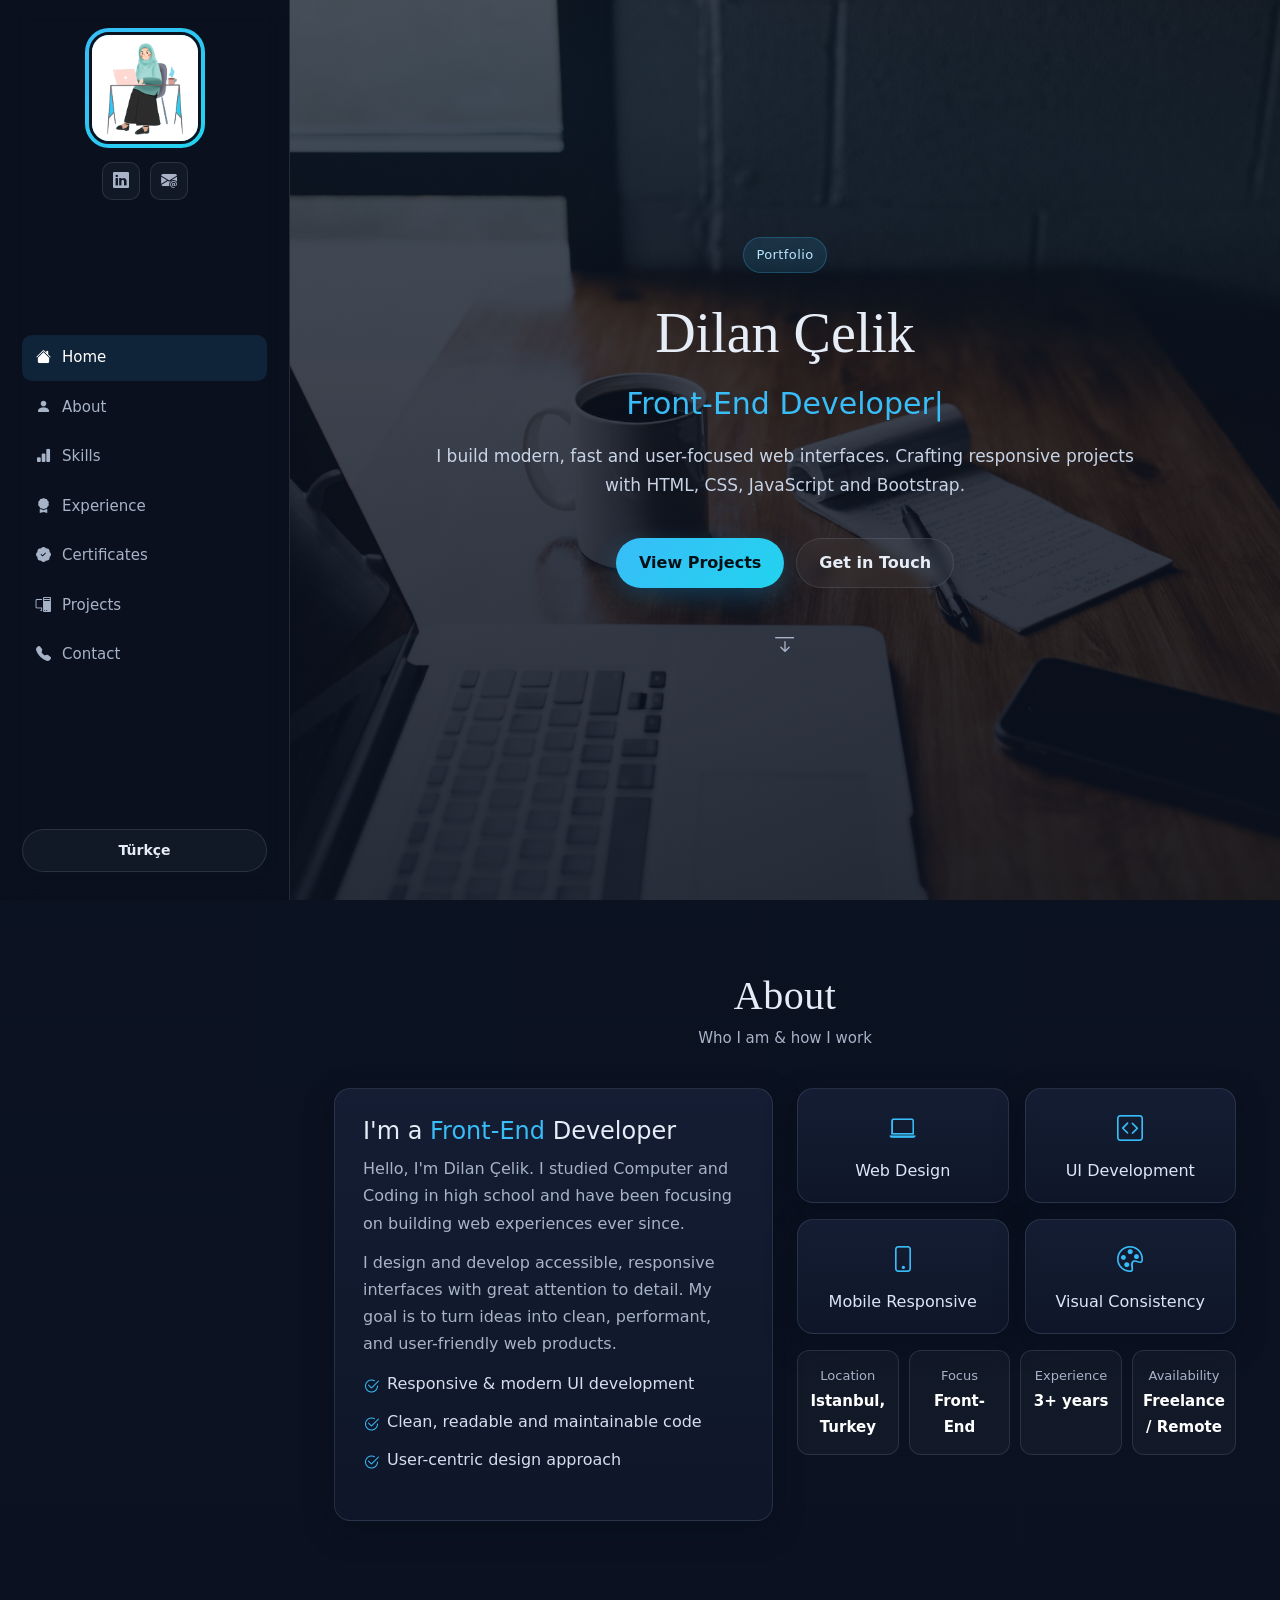
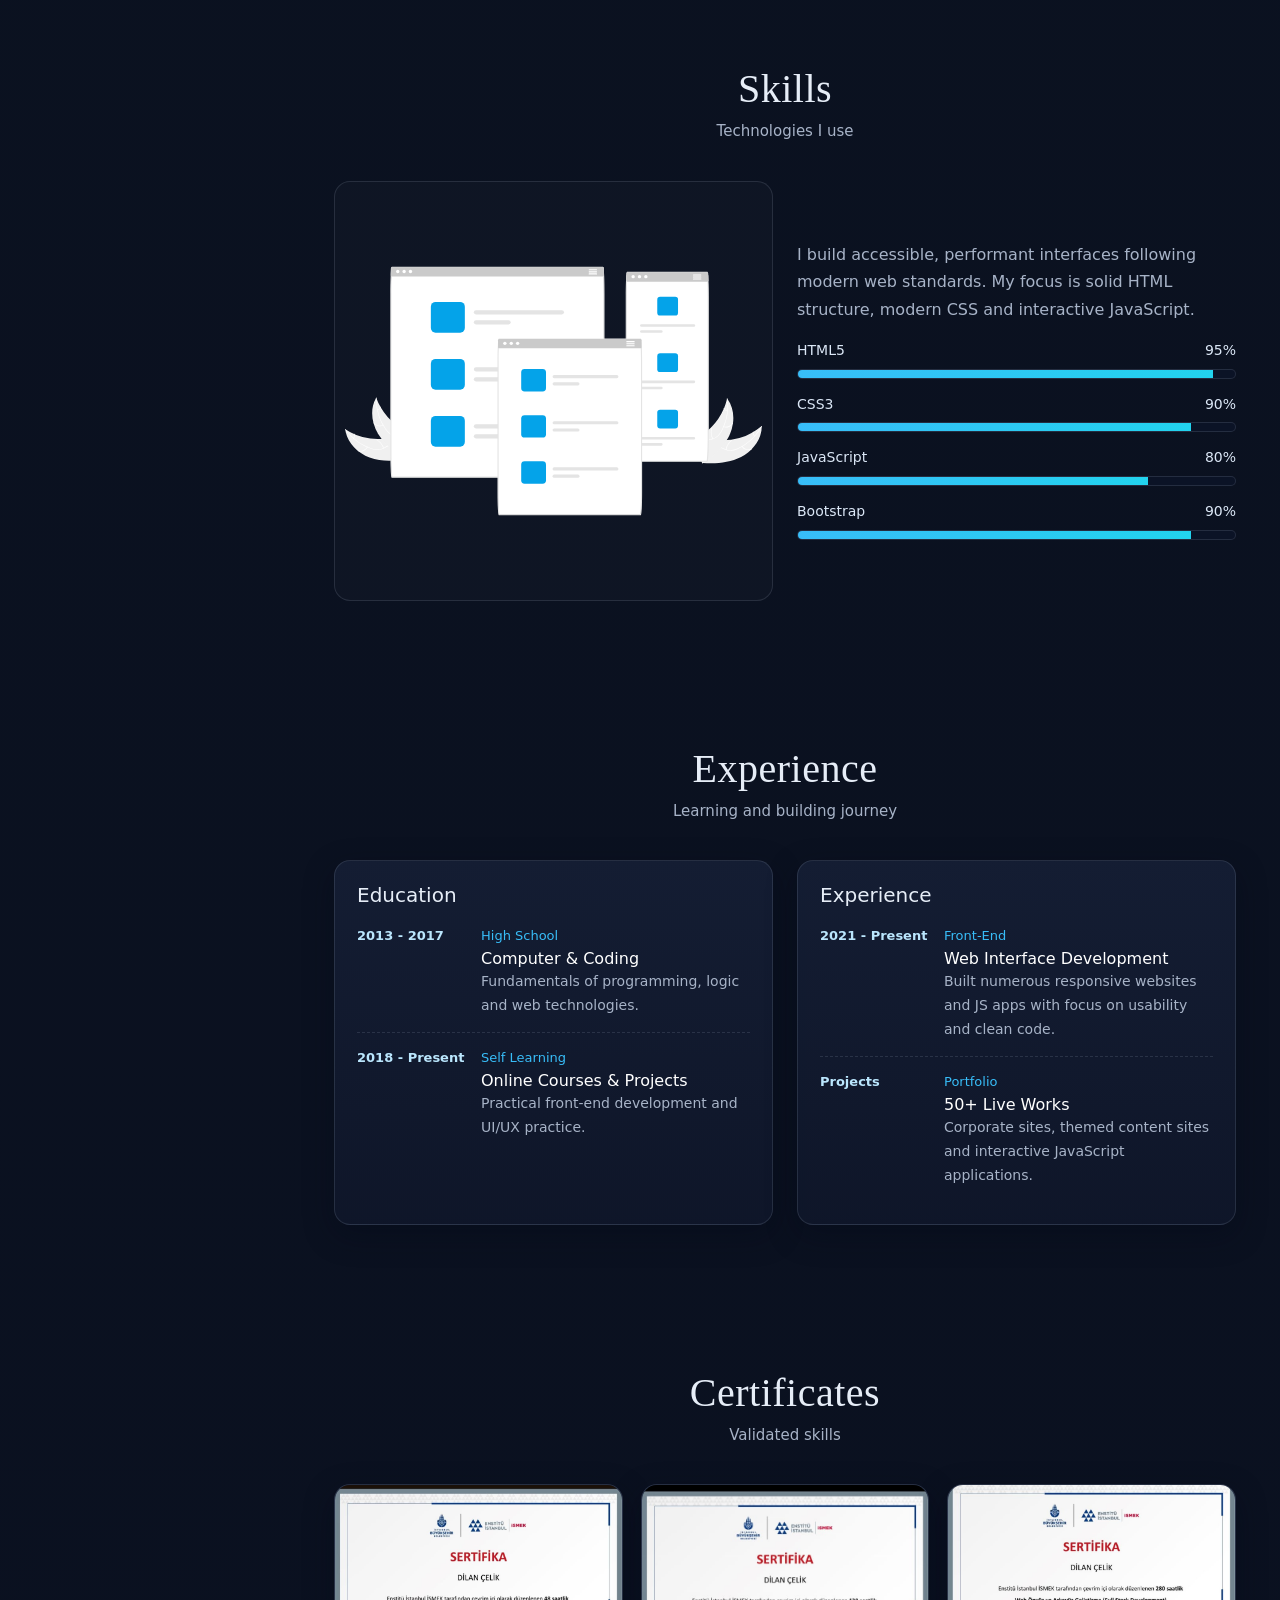
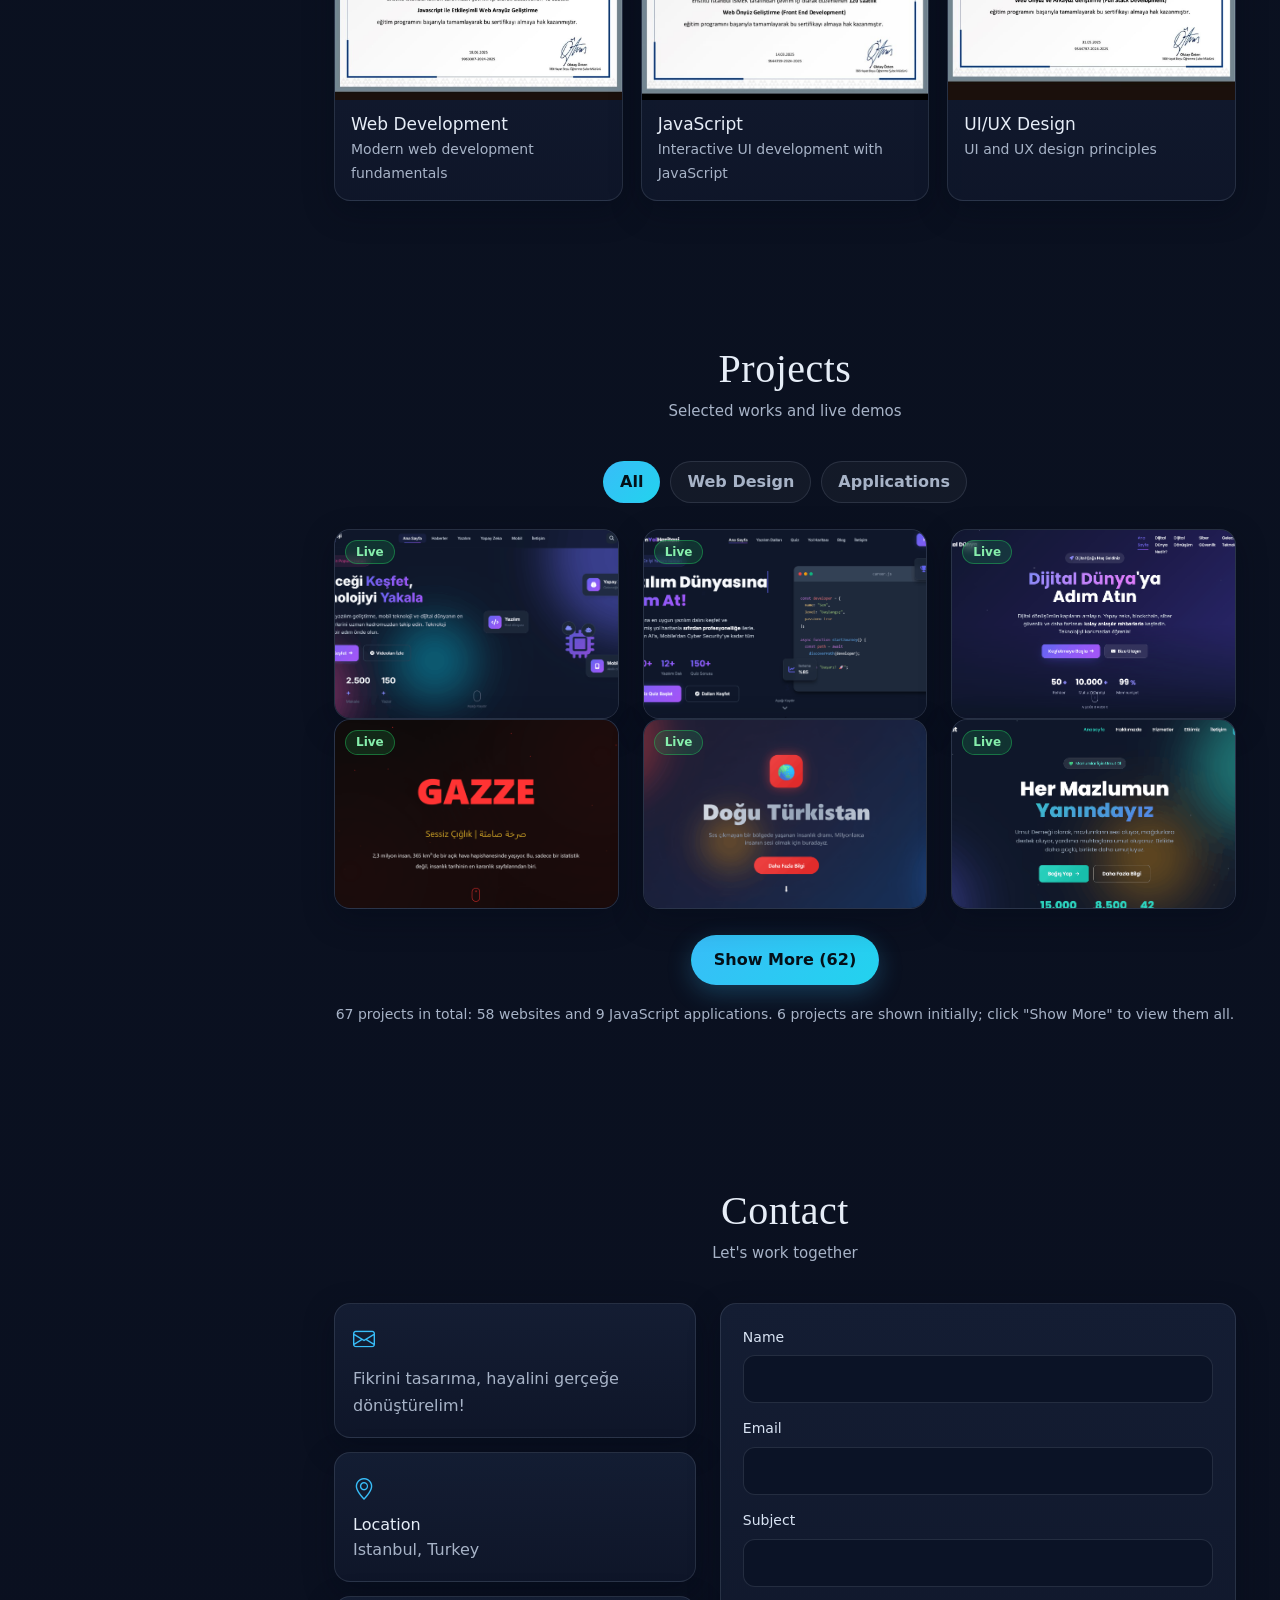
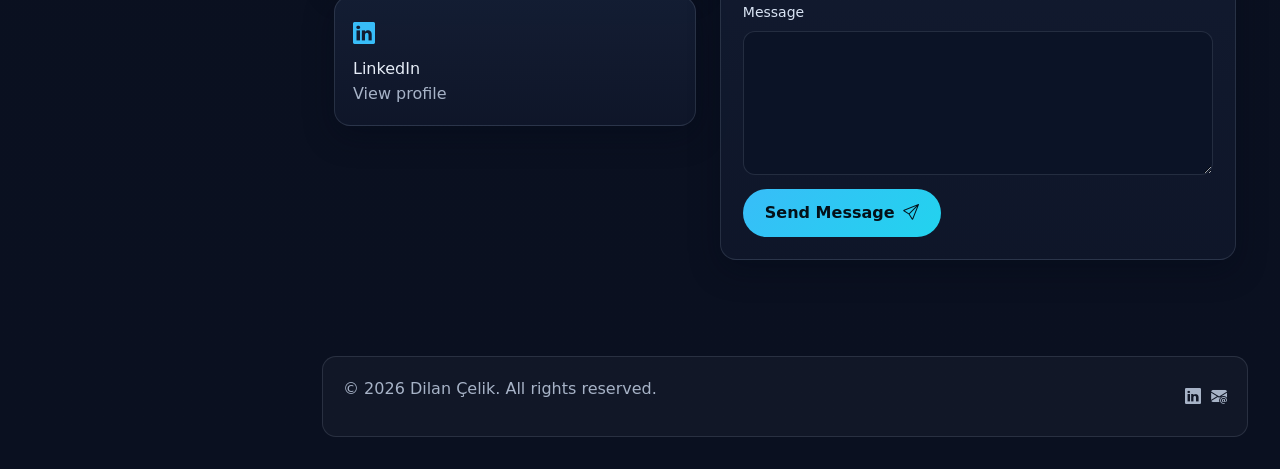
<file: english.html>
﻿<!doctype html>
<html lang="en">
<head>
  <meta charset="UTF-8" />
  <meta name="viewport" content="width=device-width, initial-scale=1.0" />
  <title>Dilan Çelik | Front-End Developer Portfolio</title>
  <meta name="description" content="Portfolio of Dilan Çelik, Front-End Developer. Modern, responsive web interfaces built with HTML, CSS, JavaScript and Bootstrap. View projects and get in touch." />
  <meta name="keywords" content="Dilan Çelik, Front-End Developer, Web Developer, HTML, CSS, JavaScript, Bootstrap, Portfolio, Istanbul, Responsive Design" />
  <meta name="author" content="Dilan Çelik" />
  <meta name="robots" content="index, follow, max-image-preview:large, max-snippet:-1, max-video-preview:-1" />
  <meta name="theme-color" content="#0b1220" />
  <link rel="canonical" href="https://webkodlama.github.io/Portfolio-asil/english.html" />
  <link rel="alternate" hreflang="tr" href="https://webkodlama.github.io/Portfolio-asil/" />
  <link rel="alternate" hreflang="en" href="https://webkodlama.github.io/Portfolio-asil/english.html" />
  <link rel="alternate" hreflang="x-default" href="https://webkodlama.github.io/Portfolio-asil/" />

  <meta property="og:locale" content="en_US" />
  <meta property="og:type" content="website" />
  <meta property="og:title" content="Dilan Çelik | Front-End Developer Portfolio" />
  <meta property="og:description" content="Modern, responsive and user-focused web projects by Dilan Çelik. Browse the portfolio and get in touch." />
  <meta property="og:url" content="https://webkodlama.github.io/Portfolio-asil/english.html" />
  <meta property="og:site_name" content="Dilan Çelik Portfolio" />
  <meta property="og:image" content="https://webkodlama.github.io/Portfolio-asil/assets/images/Ads%C4%B1z.png" />
  <meta property="og:image:alt" content="Dilan Çelik profile photo" />

  <meta name="twitter:card" content="summary_large_image" />
  <meta name="twitter:title" content="Dilan Çelik | Front-End Developer Portfolio" />
  <meta name="twitter:description" content="HTML, CSS, JavaScript and Bootstrap projects with a focus on responsive UI." />
  <meta name="twitter:image" content="https://webkodlama.github.io/Portfolio-asil/assets/images/Ads%C4%B1z.png" />

  <link rel="preload" href="assets/css/main.css" as="style" />
  <link rel="stylesheet" href="assets/css/bootstrap.min.css" />
  <link rel="stylesheet" href="assets/css/bootstrap-icons.css" />
  <link rel="stylesheet" href="assets/css/loader.css" />
  <link rel="stylesheet" href="assets/css/main.css" />
  <link rel="stylesheet" href="assets/css/responsive.css" />
  <link rel="stylesheet" href="assets/css/dark.css" />

  <script type="application/ld+json">
  {
    "@context": "https://schema.org",
    "@graph": [
      {
        "@type": "WebSite",
        "name": "Dilan Çelik Portfolio",
        "url": "https://webkodlama.github.io/Portfolio-asil/english.html",
        "inLanguage": "en",
        "description": "Front-End Developer portfolio of Dilan Çelik"
      },
      {
        "@type": "Person",
        "name": "Dilan Çelik",
        "jobTitle": "Front-End Developer",
        "url": "https://webkodlama.github.io/Portfolio-asil/english.html",
        "image": "https://webkodlama.github.io/Portfolio-asil/assets/images/Ads%C4%B1z.png",
        "email": "mailto:dilos_umut@outlook.com",
        "address": { "@type": "PostalAddress", "addressLocality": "Istanbul", "addressCountry": "TR" },
        "sameAs": ["https://www.linkedin.com/in/dilan-%C3%A7elik-4125091a3"],
        "knowsAbout": ["HTML5", "CSS3", "JavaScript", "Bootstrap", "Responsive Web Design", "UI Development"]
      }
    ]
  }
  </script>
</head>
<body>
  <a class="skip-link" href="#main-content">Skip to content</a>
  <div class="loading" aria-hidden="true"></div>
  <div class="homepage">
    <aside class="sidebar" aria-label="Sidebar">
      <div class="user-meta">
        <div class="user-image">
          <img src="assets/images/Ads%C4%B1z.png" alt="Dilan Çelik profile photo" width="150" height="150" loading="eager" />
        </div>
        <div class="social-links">
          <ul class="list-unstyled">
            <li><a href="https://www.linkedin.com/in/dilan-%C3%A7elik-4125091a3" target="_blank" rel="noopener noreferrer" aria-label="LinkedIn profile"><i class="bi bi-linkedin" aria-hidden="true"></i></a></li>
            <li><a href="mailto:dilos_umut@outlook.com" aria-label="Send email"><i class="bi bi-envelope-at-fill" aria-hidden="true"></i></a></li>
          </ul>
        </div>
      </div>
      <nav aria-label="Main navigation">
        <ul class="list-unstyled">
          <li><a href="#home" class="active"><i class="bi bi-house-fill" aria-hidden="true"></i> Home</a></li>
          <li><a href="#about-me"><i class="bi bi-person-fill" aria-hidden="true"></i> About</a></li>
          <li><a href="#skills"><i class="bi bi-bar-chart-fill" aria-hidden="true"></i> Skills</a></li>
          <li><a href="#experience"><i class="bi bi-award-fill" aria-hidden="true"></i> Experience</a></li>
          <li><a href="#certificates"><i class="bi bi-patch-check-fill" aria-hidden="true"></i> Certificates</a></li>
          <li><a href="#works"><i class="bi bi-pc-display" aria-hidden="true"></i> Projects</a></li>
          <li><a href="#contacts"><i class="bi bi-telephone-fill" aria-hidden="true"></i> Contact</a></li>
        </ul>
      </nav>
      <div class="submit">
        <a href="index.html" class="btn" hreflang="tr" lang="tr">Türkçe</a>
      </div>
    </aside>

    <main class="content" id="main-content">
      <section class="hero-section" id="home" aria-label="Introduction">
        <div class="overlay">
          <button class="sidebar-toggle" type="button" aria-label="Toggle menu" aria-expanded="false"><span></span><span></span><span></span></button>
          <p class="eyebrow">Portfolio</p>
          <h1>Dilan Çelik</h1>
          <h2 class="main-typed"><span class="sr-only">Front-End Developer, UI Designer, JavaScript Developer</span><span id="typed" aria-hidden="true"></span></h2>
          <p class="hero-desc">I build modern, fast and user-focused web interfaces. Crafting responsive projects with HTML, CSS, JavaScript and Bootstrap.</p>
          <div class="hero-actions">
            <a href="#works" class="btn btn-primary-cta">View Projects</a>
            <a href="mailto:dilos_umut@outlook.com" class="btn btn-secondary-cta">Get in Touch</a>
          </div>
          <a class="get-started" href="#about-me" aria-label="Go to about section"><i class="bi bi-arrow-bar-down" aria-hidden="true"></i></a>
        </div>
      </section>

      <section class="about-me section" id="about-me" aria-labelledby="about-title">
        <div class="section-title"><h2 id="about-title">About</h2><p>Who I am & how I work</p></div>
        <div class="container">
          <div class="row g-4 align-items-stretch">
            <div class="col-lg-6">
              <div class="panel">
                <h3>I'm a <span>Front-End</span> Developer</h3>
                <p>Hello, I'm Dilan Çelik. I studied Computer and Coding in high school and have been focusing on building web experiences ever since.</p>
                <p>I design and develop accessible, responsive interfaces with great attention to detail. My goal is to turn ideas into clean, performant, and user-friendly web products.</p>
                <ul class="highlights list-unstyled">
                  <li><i class="bi bi-check2-circle" aria-hidden="true"></i> Responsive & modern UI development</li>
                  <li><i class="bi bi-check2-circle" aria-hidden="true"></i> Clean, readable and maintainable code</li>
                  <li><i class="bi bi-check2-circle" aria-hidden="true"></i> User-centric design approach</li>
                </ul>
              </div>
            </div>
            <div class="col-lg-6">
              <div class="row g-3">
                <div class="col-6"><div class="box feature"><i class="bi bi-laptop" aria-hidden="true"></i><p>Web Design</p></div></div>
                <div class="col-6"><div class="box feature"><i class="bi bi-code-square" aria-hidden="true"></i><p>UI Development</p></div></div>
                <div class="col-6"><div class="box feature"><i class="bi bi-phone" aria-hidden="true"></i><p>Mobile Responsive</p></div></div>
                <div class="col-6"><div class="box feature"><i class="bi bi-palette" aria-hidden="true"></i><p>Visual Consistency</p></div></div>
              </div>
              <div class="full-part mt-3">
                <div class="box"><p>Location</p><p>Istanbul, Turkey</p></div>
                <div class="box"><p>Focus</p><p>Front-End</p></div>
                <div class="box"><p>Experience</p><p>3+ years</p></div>
                <div class="box"><p>Availability</p><p>Freelance / Remote</p></div>
              </div>
            </div>
          </div>
        </div>
      </section>

      <section class="skills section" id="skills" aria-labelledby="skills-title">
        <div class="section-title"><h2 id="skills-title">Skills</h2><p>Technologies I use</p></div>
        <div class="container">
          <div class="row g-4 align-items-center">
            <div class="col-lg-6"><img src="assets/images/skills.svg" alt="Illustration representing web development skills" loading="lazy" width="520" height="420" /></div>
            <div class="col-lg-6">
              <p>I build accessible, performant interfaces following modern web standards. My focus is solid HTML structure, modern CSS and interactive JavaScript.</p>
              <div class="skill"><div class="skill-head"><span>HTML5</span><span>95%</span></div><div class="progress" role="progressbar" aria-label="HTML5" aria-valuenow="95" aria-valuemin="0" aria-valuemax="100"><div class="progress-bar" style="width:95%"></div></div></div>
              <div class="skill"><div class="skill-head"><span>CSS3</span><span>90%</span></div><div class="progress" role="progressbar" aria-label="CSS3" aria-valuenow="90" aria-valuemin="0" aria-valuemax="100"><div class="progress-bar" style="width:90%"></div></div></div>
              <div class="skill"><div class="skill-head"><span>JavaScript</span><span>80%</span></div><div class="progress" role="progressbar" aria-label="JavaScript" aria-valuenow="80" aria-valuemin="0" aria-valuemax="100"><div class="progress-bar" style="width:80%"></div></div></div>
              <div class="skill"><div class="skill-head"><span>Bootstrap</span><span>90%</span></div><div class="progress" role="progressbar" aria-label="Bootstrap" aria-valuenow="90" aria-valuemin="0" aria-valuemax="100"><div class="progress-bar" style="width:90%"></div></div></div>
            </div>
          </div>
        </div>
      </section>

      <section class="experience section" id="experience" aria-labelledby="experience-title">
        <div class="section-title"><h2 id="experience-title">Experience</h2><p>Learning and building journey</p></div>
        <div class="container"><div class="row g-4">
          <div class="col-lg-6"><div class="timeline"><h3>Education</h3>
            <div class="timeline-item"><div class="left-part"><span>2013 - 2017</span></div><div class="right-part"><p class="tag">High School</p><h4>Computer & Coding</h4><p>Fundamentals of programming, logic and web technologies.</p></div></div>
            <div class="timeline-item"><div class="left-part"><span>2018 - Present</span></div><div class="right-part"><p class="tag">Self Learning</p><h4>Online Courses & Projects</h4><p>Practical front-end development and UI/UX practice.</p></div></div>
          </div></div>
          <div class="col-lg-6"><div class="timeline"><h3>Experience</h3>
            <div class="timeline-item"><div class="left-part"><span>2021 - Present</span></div><div class="right-part"><p class="tag">Front-End</p><h4>Web Interface Development</h4><p>Built numerous responsive websites and JS apps with focus on usability and clean code.</p></div></div>
            <div class="timeline-item"><div class="left-part"><span>Projects</span></div><div class="right-part"><p class="tag">Portfolio</p><h4>50+ Live Works</h4><p>Corporate sites, themed content sites and interactive JavaScript applications.</p></div></div>
          </div></div>
        </div></div>
      </section>

      <section class="certificates section" id="certificates" aria-labelledby="certificates-title">
        <div class="section-title"><h2 id="certificates-title">Certificates</h2><p>Validated skills</p></div>
        <div class="container"><div class="certificates-grid">
          <article class="certificate-item"><div class="img"><img src="assets/sertifikalar/1.sertifika.jpeg" alt="Web Development certificate" loading="lazy" width="600" height="440" /></div><div class="certificate-info"><h3>Web Development</h3><p>Modern web development fundamentals</p></div><div class="certificate-overlay"><a href="assets/sertifikalar/1.sertifika.jpeg" target="_blank" rel="noopener noreferrer" aria-label="View Web Development certificate"><i class="bi bi-eye" aria-hidden="true"></i></a></div></article>
          <article class="certificate-item"><div class="img"><img src="assets/sertifikalar/2.sertifika.jpeg" alt="JavaScript certificate" loading="lazy" width="600" height="440" /></div><div class="certificate-info"><h3>JavaScript</h3><p>Interactive UI development with JavaScript</p></div><div class="certificate-overlay"><a href="assets/sertifikalar/2.sertifika.jpeg" target="_blank" rel="noopener noreferrer" aria-label="View JavaScript certificate"><i class="bi bi-eye" aria-hidden="true"></i></a></div></article>
          <article class="certificate-item"><div class="img"><img src="assets/sertifikalar/3.sertifika.jpeg" alt="UI/UX Design certificate" loading="lazy" width="600" height="440" /></div><div class="certificate-info"><h3>UI/UX Design</h3><p>UI and UX design principles</p></div><div class="certificate-overlay"><a href="assets/sertifikalar/3.sertifika.jpeg" target="_blank" rel="noopener noreferrer" aria-label="View UI/UX certificate"><i class="bi bi-eye" aria-hidden="true"></i></a></div></article>
        </div></div>
      </section>

      <section class="works section" id="works" aria-labelledby="works-title">
        <div class="section-title"><h2 id="works-title">Projects</h2><p>Selected works and live demos</p></div>
        <div class="button-group filter-button-group" role="group" aria-label="Project filters">
          <button class="btn active" type="button" data-filter="*">All</button>
          <button class="btn" type="button" data-filter=".webdesign">Web Design</button>
          <button class="btn" type="button" data-filter=".application">Applications</button>
        </div>
        <div class="container"><div class="row grid" id="projects-grid-en">
          
          <div class="col-md-6 col-lg-4 element-item webdesign"><article class="box work-card"><div class="img"><img src="assets/images/teknoloji-dunyasi.png" alt="Technology world website project" loading="lazy" width="600" height="400" /></div><a href="https://webkodlama.github.io/teknolji-dunyasi/" target="_blank" rel="noopener noreferrer" aria-label="Open Technology world website project"><i class="bi bi-box-arrow-up-right" aria-hidden="true"></i></a></article></div>
        
              <div class="col-md-6 col-lg-4 element-item webdesign"><article class="box work-card"><div class="img"><img src="assets/images/yazilim.png" alt="Yazılım web sitesi projesi" loading="lazy" width="600" height="400" /></div><a href="https://webkodlama.github.io/yazilim/" target="_blank" rel="noopener noreferrer" aria-label="Yazılım web sitesi projesini aç"><i class="bi bi-box-arrow-up-right" aria-hidden="true"></i></a></article></div>
          
          <div class="col-md-6 col-lg-4 element-item webdesign"><article class="box work-card"><div class="img"><img src="assets/images/dijital-dunya.png" alt="Digital world website project" loading="lazy" width="600" height="400" /></div><a href="https://webkodlama.github.io/dijital-dunya/" target="_blank" rel="noopener noreferrer" aria-label="Open Digital world website project"><i class="bi bi-box-arrow-up-right" aria-hidden="true"></i></a></article></div>
           
        
          <div class="col-md-6 col-lg-4 element-item webdesign"><article class="box work-card"><div class="img"><img src="assets/images/gazze.png" alt="Gaza content website project" loading="lazy" width="600" height="400" /></div><a href="https://webkodlama.github.io/gazze/" target="_blank" rel="noopener noreferrer" aria-label="Open Gaza content website project"><i class="bi bi-box-arrow-up-right" aria-hidden="true"></i></a></article></div>
          <div class="col-md-6 col-lg-4 element-item webdesign"><article class="box work-card"><div class="img"><img src="assets/images/dogu-turkistan.png" alt="East Turkistan content website project" loading="lazy" width="600" height="400" /></div><a href="https://webkodlama.github.io/Dogu-Turkistan/" target="_blank" rel="noopener noreferrer" aria-label="Open East Turkistan content website project"><i class="bi bi-box-arrow-up-right" aria-hidden="true"></i></a></article></div>
          <div class="col-md-6 col-lg-4 element-item webdesign"><article class="box work-card"><div class="img"><img src="assets/images/mazlumlar-dernek.png" alt="Mazlumlar association website project" loading="lazy" width="600" height="400" /></div><a href="https://webkodlama.github.io/mazlumlar/" target="_blank" rel="noopener noreferrer" aria-label="Open Mazlumlar association website project"><i class="bi bi-box-arrow-up-right" aria-hidden="true"></i></a></article></div>
          <div class="col-md-6 col-lg-4 element-item webdesign"><article class="box work-card"><div class="img"><img src="assets/images/peygamberimin-hayati.png" alt="Life of the Prophet content website project" loading="lazy" width="600" height="400" /></div><a href="https://webkodlama.github.io/Peygamberimizin-hayati/" target="_blank" rel="noopener noreferrer" aria-label="Open Life of the Prophet content website project"><i class="bi bi-box-arrow-up-right" aria-hidden="true"></i></a></article></div>
          <div class="col-md-6 col-lg-4 element-item webdesign"><article class="box work-card"><div class="img"><img src="assets/images/peygamberimizin-ahlaki.png" alt="Morals of the Prophet content website project" loading="lazy" width="600" height="400" /></div><a href="https://webkodlama.github.io/Peygamberimizin-ahlaki/" target="_blank" rel="noopener noreferrer" aria-label="Open Morals of the Prophet content website project"><i class="bi bi-box-arrow-up-right" aria-hidden="true"></i></a></article></div>
          <div class="col-md-6 col-lg-4 element-item webdesign"><article class="box work-card"><div class="img"><img src="assets/images/peygamberimizin-sunnetleri.png" alt="Sunnahs of the Prophet content website project" loading="lazy" width="600" height="400" /></div><a href="https://webkodlama.github.io/Peygamberimizin-sunnetleri/" target="_blank" rel="noopener noreferrer" aria-label="Open Sunnahs of the Prophet content website project"><i class="bi bi-box-arrow-up-right" aria-hidden="true"></i></a></article></div>
          <div class="col-md-6 col-lg-4 element-item webdesign"><article class="box work-card"><div class="img"><img src="assets/images/peygamberlerin-hayatlari.png" alt="Lives of the Prophets content website project" loading="lazy" width="600" height="400" /></div><a href="https://webkodlama.github.io/Peyghamberlerin-hayatlari/" target="_blank" rel="noopener noreferrer" aria-label="Open Lives of the Prophets content website project"><i class="bi bi-box-arrow-up-right" aria-hidden="true"></i></a></article></div>
          <div class="col-md-6 col-lg-4 element-item webdesign"><article class="box work-card"><div class="img"><img src="assets/images/peygamberlerin-meslekleri.png" alt="Professions of the Prophets content website project" loading="lazy" width="600" height="400" /></div><a href="https://webkodlama.github.io/Peygamberlerin-meslekleri/" target="_blank" rel="noopener noreferrer" aria-label="Open Professions of the Prophets content website project"><i class="bi bi-box-arrow-up-right" aria-hidden="true"></i></a></article></div>
          <div class="col-md-6 col-lg-4 element-item webdesign"><article class="box work-card"><div class="img"><img src="assets/images/düsler-bahcesi-cicekci.png" alt="Dusler Bahcesi florist website project" loading="lazy" width="600" height="400" /></div><a href="https://webkodlama.github.io/dusler-bahcesi-cicekci/" target="_blank" rel="noopener noreferrer" aria-label="Open Dusler Bahcesi florist website project"><i class="bi bi-box-arrow-up-right" aria-hidden="true"></i></a></article></div>
          <div class="col-md-6 col-lg-4 element-item webdesign"><article class="box work-card"><div class="img"><img src="assets/images/kadina-siddete-hayir.png" alt="Stop violence against women awareness site project" loading="lazy" width="600" height="400" /></div><a href="https://webkodlama.github.io/kadina-siddete-hayir/" target="_blank" rel="noopener noreferrer" aria-label="Open Stop violence against women awareness site project"><i class="bi bi-box-arrow-up-right" aria-hidden="true"></i></a></article></div>
          <div class="col-md-6 col-lg-4 element-item webdesign"><article class="box work-card"><div class="img"><img src="assets/images/sosyal-sorumluluk.png" alt="Social responsibility project website project" loading="lazy" width="600" height="400" /></div><a href="https://webkodlama.github.io/sosyal-sorumluluk-projesi/" target="_blank" rel="noopener noreferrer" aria-label="Open Social responsibility project website project"><i class="bi bi-box-arrow-up-right" aria-hidden="true"></i></a></article></div>
            <div class="col-md-6 col-lg-4 element-item webdesign"><article class="box work-card"><div class="img"><img src="assets/images/firinss.jpg" alt="Bakery website project" loading="lazy" width="600" height="400" /></div><a href="https://webkodlama.github.io/firin/" target="_blank" rel="noopener noreferrer" aria-label="Open Bakery website project"><i class="bi bi-box-arrow-up-right" aria-hidden="true"></i></a></article></div>
          <div class="col-md-6 col-lg-4 element-item webdesign"><article class="box work-card"><div class="img"><img src="assets/images/kolej.png" alt="College education website project" loading="lazy" width="600" height="400" /></div><a href="https://webkodlama.github.io/kolej-egitim/" target="_blank" rel="noopener noreferrer" aria-label="Open College education website project"><i class="bi bi-box-arrow-up-right" aria-hidden="true"></i></a></article></div>
          <div class="col-md-6 col-lg-4 element-item webdesign"><article class="box work-card"><div class="img"><img src="assets/images/naakliye-tasimacilik.png" alt="Transport and shipping website project" loading="lazy" width="600" height="400" /></div><a href="https://webkodlama.github.io/nakliye-tasimacilik/" target="_blank" rel="noopener noreferrer" aria-label="Open Transport and shipping website project"><i class="bi bi-box-arrow-up-right" aria-hidden="true"></i></a></article></div>
          
          <div class="col-md-6 col-lg-4 element-item webdesign"><article class="box work-card"><div class="img"><img src="assets/images/netflix.jpg" alt="Netflix clone UI project" loading="lazy" width="600" height="400" /></div><a href="https://webkodlama.github.io/netflix/" target="_blank" rel="noopener noreferrer" aria-label="Open Netflix clone UI project"><i class="bi bi-box-arrow-up-right" aria-hidden="true"></i></a></article></div>

          <div class="col-md-6 col-lg-4 element-item webdesign"><article class="box work-card"><div class="img"><img src="assets/images/zuccaciye.png" alt="Glassware and homeware website project" loading="lazy" width="600" height="400" /></div><a href="https://webkodlama.github.io/zuccaciye/" target="_blank" rel="noopener noreferrer" aria-label="Open Glassware and homeware website project"><i class="bi bi-box-arrow-up-right" aria-hidden="true"></i></a></article></div>
          <div class="col-md-6 col-lg-4 element-item webdesign"><article class="box work-card"><div class="img"><img src="assets/images/modern-cafe.png" alt="Modern restaurant and cafe website project" loading="lazy" width="600" height="400" /></div><a href="https://webkodlama.github.io/modern-restoran-cafe/" target="_blank" rel="noopener noreferrer" aria-label="Open Modern restaurant and cafe website project"><i class="bi bi-box-arrow-up-right" aria-hidden="true"></i></a></article></div>
          <div class="col-md-6 col-lg-4 element-item webdesign"><article class="box work-card"><div class="img"><img src="assets/images/arac-galeri.png" alt="Car dealership website project" loading="lazy" width="600" height="400" /></div><a href="https://webkodlama.github.io/arac-galerisi/" target="_blank" rel="noopener noreferrer" aria-label="Open Car dealership website project"><i class="bi bi-box-arrow-up-right" aria-hidden="true"></i></a></article></div>
          <div class="col-md-6 col-lg-4 element-item webdesign"><article class="box work-card"><div class="img"><img src="assets/images/farkindalik.png" alt="Self-awareness website project" loading="lazy" width="600" height="400" /></div><a href="https://webkodlama.github.io/kendini-farket-farkindalik/" target="_blank" rel="noopener noreferrer" aria-label="Open Self-awareness website project"><i class="bi bi-box-arrow-up-right" aria-hidden="true"></i></a></article></div>
            <div class="col-md-6 col-lg-4 element-item webdesign"><article class="box work-card"><div class="img"><img src="assets/images/food.jpg.png" alt="Recipe website project" loading="lazy" width="600" height="400" /></div><a href="https://webkodlama.github.io/food/" target="_blank" rel="noopener noreferrer" aria-label="Open Recipe website project"><i class="bi bi-box-arrow-up-right" aria-hidden="true"></i></a></article></div>
          <div class="col-md-6 col-lg-4 element-item webdesign"><article class="box work-card"><div class="img"><img src="assets/images/insaat-yapi.png" alt="Construction company website project" loading="lazy" width="600" height="400" /></div><a href="https://webkodlama.github.io/insaat-yapi/" target="_blank" rel="noopener noreferrer" aria-label="Open Construction company website project"><i class="bi bi-box-arrow-up-right" aria-hidden="true"></i></a></article></div>
          <div class="col-md-6 col-lg-4 element-item webdesign"><article class="box work-card"><div class="img"><img src="assets/images/hastahane.png" alt="Hospital website project" loading="lazy" width="600" height="400" /></div><a href="https://webkodlama.github.io/hastahane/" target="_blank" rel="noopener noreferrer" aria-label="Open Hospital website project"><i class="bi bi-box-arrow-up-right" aria-hidden="true"></i></a></article></div>
          <div class="col-md-6 col-lg-4 element-item webdesign"><article class="box work-card"><div class="img"><img src="assets/images/lezzet-yemek.png" alt="Tasty recipes website project" loading="lazy" width="600" height="400" /></div><a href="https://webkodlama.github.io/lezzet-yemekler/" target="_blank" rel="noopener noreferrer" aria-label="Open Tasty recipes website project"><i class="bi bi-box-arrow-up-right" aria-hidden="true"></i></a></article></div>
          <div class="col-md-6 col-lg-4 element-item webdesign"><article class="box work-card"><div class="img"><img src="assets/images/dilimizdeki-engeller.png" alt="Overcoming language barriers content site project" loading="lazy" width="600" height="400" /></div><a href="https://webkodlama.github.io/Dilimizdeki-Engelleri-Kaldiralim/" target="_blank" rel="noopener noreferrer" aria-label="Open Overcoming language barriers content site project"><i class="bi bi-box-arrow-up-right" aria-hidden="true"></i></a></article></div>
          <div class="col-md-6 col-lg-4 element-item webdesign"><article class="box work-card"><div class="img"><img src="assets/images/elektrik.png" alt="Electricity website project" loading="lazy" width="600" height="400" /></div><a href="https://webkodlama.github.io/elektrik/" target="_blank" rel="noopener noreferrer" aria-label="Open Electricity website project"><i class="bi bi-box-arrow-up-right" aria-hidden="true"></i></a></article></div>
          <div class="col-md-6 col-lg-4 element-item webdesign"><article class="box work-card"><div class="img"><img src="assets/images/mini-e-ticaret.png" alt="Mini e-commerce website project" loading="lazy" width="600" height="400" /></div><a href="https://webkodlama.github.io/mini-e-ticaret/" target="_blank" rel="noopener noreferrer" aria-label="Open Mini e-commerce website project"><i class="bi bi-box-arrow-up-right" aria-hidden="true"></i></a></article></div>
          <div class="col-md-6 col-lg-4 element-item webdesign"><article class="box work-card"><div class="img"><img src="assets/images/kamyon-kasalari-karoser.png" alt="Truck bodies and coachwork website project" loading="lazy" width="600" height="400" /></div><a href="https://webkodlama.github.io/kamyon-kasalari-karoser/" target="_blank" rel="noopener noreferrer" aria-label="Open Truck bodies and coachwork website project"><i class="bi bi-box-arrow-up-right" aria-hidden="true"></i></a></article></div>
          <div class="col-md-6 col-lg-4 element-item webdesign"><article class="box work-card"><div class="img"><img src="assets/images/nakliye.png" alt="Shipping website project" loading="lazy" width="600" height="400" /></div><a href="https://webkodlama.github.io/nakliye/" target="_blank" rel="noopener noreferrer" aria-label="Open Shipping website project"><i class="bi bi-box-arrow-up-right" aria-hidden="true"></i></a></article></div>
          <div class="col-md-6 col-lg-4 element-item webdesign"><article class="box work-card"><div class="img"><img src="assets/images/ikinci-el-spot.png" alt="Second-hand goods marketplace website project" loading="lazy" width="600" height="400" /></div><a href="https://webkodlama.github.io/ikinci-el-spot/" target="_blank" rel="noopener noreferrer" aria-label="Open Second-hand goods marketplace website project"><i class="bi bi-box-arrow-up-right" aria-hidden="true"></i></a></article></div>
          <div class="col-md-6 col-lg-4 element-item webdesign"><article class="box work-card"><div class="img"><img src="assets/images/yazilim.png" alt="Software website project" loading="lazy" width="600" height="400" /></div><a href="https://webkodlama.github.io/yazilim/" target="_blank" rel="noopener noreferrer" aria-label="Open Software website project"><i class="bi bi-box-arrow-up-right" aria-hidden="true"></i></a></article></div>
          <div class="col-md-6 col-lg-4 element-item webdesign"><article class="box work-card"><div class="img"><img src="assets/images/ibadetyolculugu.png" alt="Worship journey content website project" loading="lazy" width="600" height="400" /></div><a href="https://webkodlama.github.io/ibadet-yolculugu/" target="_blank" rel="noopener noreferrer" aria-label="Open Worship journey content website project"><i class="bi bi-box-arrow-up-right" aria-hidden="true"></i></a></article></div>
          <div class="col-md-6 col-lg-4 element-item webdesign"><article class="box work-card"><div class="img"><img src="assets/images/ezan-vakitleri.png" alt="Prayer times website project" loading="lazy" width="600" height="400" /></div><a href="https://webkodlama.github.io/ezan-vakitleri/" target="_blank" rel="noopener noreferrer" aria-label="Open Prayer times website project"><i class="bi bi-box-arrow-up-right" aria-hidden="true"></i></a></article></div>
          <div class="col-md-6 col-lg-4 element-item webdesign"><article class="box work-card"><div class="img"><img src="assets/images/mukavvele.png" alt="Contract website project" loading="lazy" width="600" height="400" /></div><a href="https://webkodlama.github.io/mukavele/" target="_blank" rel="noopener noreferrer" aria-label="Open Contract website project"><i class="bi bi-box-arrow-up-right" aria-hidden="true"></i></a></article></div>
          <div class="col-md-6 col-lg-4 element-item webdesign"><article class="box work-card"><div class="img"><img src="assets/images/helal-yasamak.png" alt="Halal living content website project" loading="lazy" width="600" height="400" /></div><a href="https://webkodlama.github.io/helal-yasamak/" target="_blank" rel="noopener noreferrer" aria-label="Open Halal living content website project"><i class="bi bi-box-arrow-up-right" aria-hidden="true"></i></a></article></div>
          <div class="col-md-6 col-lg-4 element-item webdesign"><article class="box work-card"><div class="img"><img src="assets/images/ramazan-saatleri.png" alt="Ramadan times website project" loading="lazy" width="600" height="400" /></div><a href="https://webkodlama.github.io/ramazan-saatleri/" target="_blank" rel="noopener noreferrer" aria-label="Open Ramadan times website project"><i class="bi bi-box-arrow-up-right" aria-hidden="true"></i></a></article></div>
          <div class="col-md-6 col-lg-4 element-item webdesign"><article class="box work-card"><div class="img"><img src="assets/images/nakliyat-tasimacilik.png" alt="Moving and transport website project" loading="lazy" width="600" height="400" /></div><a href="https://webkodlama.github.io/nakliyat-tasimacilik/" target="_blank" rel="noopener noreferrer" aria-label="Open Moving and transport website project"><i class="bi bi-box-arrow-up-right" aria-hidden="true"></i></a></article></div>
          <div class="col-md-6 col-lg-4 element-item webdesign"><article class="box work-card"><div class="img"><img src="assets/images/tatlilar.png" alt="Desserts recipe website project" loading="lazy" width="600" height="400" /></div><a href="https://webkodlama.github.io/tatlilar/" target="_blank" rel="noopener noreferrer" aria-label="Open Desserts recipe website project"><i class="bi bi-box-arrow-up-right" aria-hidden="true"></i></a></article></div>
          <div class="col-md-6 col-lg-4 element-item webdesign"><article class="box work-card"><div class="img"><img src="assets/images/kentsel-donusum.png" alt="Urban transformation website project" loading="lazy" width="600" height="400" /></div><a href="https://webkodlama.github.io/kentsel-donusum/" target="_blank" rel="noopener noreferrer" aria-label="Open Urban transformation website project"><i class="bi bi-box-arrow-up-right" aria-hidden="true"></i></a></article></div>
          <div class="col-md-6 col-lg-4 element-item webdesign"><article class="box work-card"><div class="img"><img src="assets/images/ramazanw.jpg" alt="Ramadan content website project" loading="lazy" width="600" height="400" /></div><a href="https://webkodlama.github.io/ramazan/" target="_blank" rel="noopener noreferrer" aria-label="Open Ramadan content website project"><i class="bi bi-box-arrow-up-right" aria-hidden="true"></i></a></article></div>
          <div class="col-md-6 col-lg-4 element-item webdesign"><article class="box work-card"><div class="img"><img src="assets/images/yetim-oksuz.png" alt="Orphans content website project" loading="lazy" width="600" height="400" /></div><a href="https://webkodlama.github.io/yetim-oksuz/" target="_blank" rel="noopener noreferrer" aria-label="Open Orphans content website project"><i class="bi bi-box-arrow-up-right" aria-hidden="true"></i></a></article></div>
          <div class="col-md-6 col-lg-4 element-item webdesign"><article class="box work-card"><div class="img"><img src="assets/images/emlak.png" alt="Real estate website project" loading="lazy" width="600" height="400" /></div><a href="https://webkodlama.github.io/emlak/" target="_blank" rel="noopener noreferrer" aria-label="Open Real estate website project"><i class="bi bi-box-arrow-up-right" aria-hidden="true"></i></a></article></div>
          <div class="col-md-6 col-lg-4 element-item webdesign"><article class="box work-card"><div class="img"><img src="assets/images/nakliyat.png" alt="Moving company website project" loading="lazy" width="600" height="400" /></div><a href="https://webkodlama.github.io/nakliyat/" target="_blank" rel="noopener noreferrer" aria-label="Open Moving company website project"><i class="bi bi-box-arrow-up-right" aria-hidden="true"></i></a></article></div>
          <div class="col-md-6 col-lg-4 element-item webdesign"><article class="box work-card"><div class="img"><img src="assets/images/beyaz-esya.png" alt="Home appliances website project" loading="lazy" width="600" height="400" /></div><a href="https://webkodlama.github.io/beyaz-esya/" target="_blank" rel="noopener noreferrer" aria-label="Open Home appliances website project"><i class="bi bi-box-arrow-up-right" aria-hidden="true"></i></a></article></div>
          <div class="col-md-6 col-lg-4 element-item webdesign"><article class="box work-card"><div class="img"><img src="assets/images/konfor-mobil.png" alt="Konfor furniture website project" loading="lazy" width="600" height="400" /></div><a href="https://webkodlama.github.io/konfor-mobilya/" target="_blank" rel="noopener noreferrer" aria-label="Open Konfor furniture website project"><i class="bi bi-box-arrow-up-right" aria-hidden="true"></i></a></article></div>
          <div class="col-md-6 col-lg-4 element-item webdesign"><article class="box work-card"><div class="img"><img src="assets/images/fredi-ataksi.png" alt="Friedreich ataxia disease information site project" loading="lazy" width="600" height="400" /></div><a href="https://webkodlama.github.io/Friedreich-ataksisi-hastaligi/" target="_blank" rel="noopener noreferrer" aria-label="Open Friedreich ataxia disease information site project"><i class="bi bi-box-arrow-up-right" aria-hidden="true"></i></a></article></div>
          <div class="col-md-6 col-lg-4 element-item webdesign"><article class="box work-card"><div class="img"><img src="assets/images/dini-bilgi.png" alt="Religious knowledge quiz website project" loading="lazy" width="600" height="400" /></div><a href="https://webkodlama.github.io/dini-bilgi-yarismasi/" target="_blank" rel="noopener noreferrer" aria-label="Open Religious knowledge quiz website project"><i class="bi bi-box-arrow-up-right" aria-hidden="true"></i></a></article></div>
          <div class="col-md-6 col-lg-4 element-item webdesign"><article class="box work-card"><div class="img"><img src="assets/images/gez.jpg" alt="Travel website project" loading="lazy" width="600" height="400" /></div><a href="https://webkodlama.github.io/travels/" target="_blank" rel="noopener noreferrer" aria-label="Open Travel website project"><i class="bi bi-box-arrow-up-right" aria-hidden="true"></i></a></article></div>
          <div class="col-md-6 col-lg-4 element-item webdesign"><article class="box work-card"><div class="img"><img src="assets/images/otel.jpg" alt="Hotel website project" loading="lazy" width="600" height="400" /></div><a href="https://webkodlama.github.io/hotel/" target="_blank" rel="noopener noreferrer" aria-label="Open Hotel website project"><i class="bi bi-box-arrow-up-right" aria-hidden="true"></i></a></article></div>
          <div class="col-md-6 col-lg-4 element-item webdesign"><article class="box work-card"><div class="img"><img src="assets/images/sevapPoint.jpg" alt="SevapPoint website project" loading="lazy" width="600" height="400" /></div><a href="https://webkodlama.github.io/http://webkodlama.github.io/SevapPoint/" target="_blank" rel="noopener noreferrer" aria-label="Open SevapPoint website project"><i class="bi bi-box-arrow-up-right" aria-hidden="true"></i></a></article></div>
          <div class="col-md-6 col-lg-4 element-item webdesign"><article class="box work-card"><div class="img"><img src="assets/images/dijital_web.png" alt="Digital web agency website project" loading="lazy" width="600" height="400" /></div><a href="https://webkodlama.github.io/dijital-web/" target="_blank" rel="noopener noreferrer" aria-label="Open Digital web agency website project"><i class="bi bi-box-arrow-up-right" aria-hidden="true"></i></a></article></div>
          <div class="col-md-6 col-lg-4 element-item webdesign"><article class="box work-card"><div class="img"><img src="assets/images/graphic3.jpg" alt="Graphic design work project" loading="lazy" width="600" height="400" /></div><a href="#" class="no-live" aria-label="Graphic design work (live link coming soon)"><i class="bi bi-box-arrow-up-right" aria-hidden="true"></i></a></article></div>
          <div class="col-md-6 col-lg-4 element-item webdesign"><article class="box work-card"><div class="img"><img src="assets/images/real-estate.jpg.png" alt="Real estate website project" loading="lazy" width="600" height="400" /></div><a href="https://webkodlama.github.io/real_estate/" target="_blank" rel="noopener noreferrer" aria-label="Open Real estate website project"><i class="bi bi-box-arrow-up-right" aria-hidden="true"></i></a></article></div>
          <div class="col-md-6 col-lg-4 element-item webdesign"><article class="box work-card"><div class="img"><img src="assets/images/fast-food.jpg.png" alt="Fast food website project" loading="lazy" width="600" height="400" /></div><a href="https://webkodlama.github.io/Fast_Food/" target="_blank" rel="noopener noreferrer" aria-label="Open Fast food website project"><i class="bi bi-box-arrow-up-right" aria-hidden="true"></i></a></article></div>
          <div class="col-md-6 col-lg-4 element-item webdesign"><article class="box work-card"><div class="img"><img src="assets/images/health-medicine.png" alt="Healthcare website project" loading="lazy" width="600" height="400" /></div><a href="https://webkodlama.github.io/health-medicine/" target="_blank" rel="noopener noreferrer" aria-label="Open Healthcare website project"><i class="bi bi-box-arrow-up-right" aria-hidden="true"></i></a></article></div>
          <div class="col-md-6 col-lg-4 element-item webdesign"><article class="box work-card"><div class="img"><img src="assets/images/perfume_web.png" alt="Perfume website project" loading="lazy" width="600" height="400" /></div><a href="https://webkodlama.github.io/perfume_web/" target="_blank" rel="noopener noreferrer" aria-label="Open Perfume website project"><i class="bi bi-box-arrow-up-right" aria-hidden="true"></i></a></article></div>
          <div class="col-md-6 col-lg-4 element-item webdesign"><article class="box work-card"><div class="img"><img src="assets/images/flower.png" alt="Flower website project" loading="lazy" width="600" height="400" /></div><a href="https://webkodlama.github.io/flower-tulip/" target="_blank" rel="noopener noreferrer" aria-label="Open Flower website project"><i class="bi bi-box-arrow-up-right" aria-hidden="true"></i></a></article></div>
          <div class="col-md-6 col-lg-4 element-item application"><article class="box work-card"><div class="img"><img src="assets/images/bnzn_uyglma.png" alt="For loop application project" loading="lazy" width="600" height="400" /></div><a href="https://webkodlama.github.io/for_cycle_application/" target="_blank" rel="noopener noreferrer" aria-label="Open For loop application project"><i class="bi bi-box-arrow-up-right" aria-hidden="true"></i></a></article></div>
          <div class="col-md-6 col-lg-4 element-item application"><article class="box work-card"><div class="img"><img src="assets/images/beden-endeksi.png" alt="BMI calculator application project" loading="lazy" width="600" height="400" /></div><a href="https://webkodlama.github.io/body_index_application/" target="_blank" rel="noopener noreferrer" aria-label="Open BMI calculator application project"><i class="bi bi-box-arrow-up-right" aria-hidden="true"></i></a></article></div>
          <div class="col-md-6 col-lg-4 element-item application"><article class="box work-card"><div class="img"><img src="assets/images/swich-cas-atm.png" alt="ATM application project" loading="lazy" width="600" height="400" /></div><a href="https://webkodlama.github.io/switch-case.atm-application/" target="_blank" rel="noopener noreferrer" aria-label="Open ATM application project"><i class="bi bi-box-arrow-up-right" aria-hidden="true"></i></a></article></div>
          <div class="col-md-6 col-lg-4 element-item application"><article class="box work-card"><div class="img"><img src="assets/images/gallery.png" alt="Gallery application project" loading="lazy" width="600" height="400" /></div><a href="https://webkodlama.github.io/galery/" target="_blank" rel="noopener noreferrer" aria-label="Open Gallery application project"><i class="bi bi-box-arrow-up-right" aria-hidden="true"></i></a></article></div>
          <div class="col-md-6 col-lg-4 element-item application"><article class="box work-card"><div class="img"><img src="assets/images/search.png" alt="Search application project" loading="lazy" width="600" height="400" /></div><a href="https://webkodlama.github.io/search/" target="_blank" rel="noopener noreferrer" aria-label="Open Search application project"><i class="bi bi-box-arrow-up-right" aria-hidden="true"></i></a></article></div>
          <div class="col-md-6 col-lg-4 element-item application"><article class="box work-card"><div class="img"><img src="assets/images/light-on-off.png" alt="Light on/off application project" loading="lazy" width="600" height="400" /></div><a href="https://webkodlama.github.io/light-on-off/" target="_blank" rel="noopener noreferrer" aria-label="Open Light on/off application project"><i class="bi bi-box-arrow-up-right" aria-hidden="true"></i></a></article></div>
          <div class="col-md-6 col-lg-4 element-item application"><article class="box work-card"><div class="img"><img src="assets/images/if-else-app.png" alt="If-else application project" loading="lazy" width="600" height="400" /></div><a href="https://webkodlama.github.io/if-else_application/" target="_blank" rel="noopener noreferrer" aria-label="Open If-else application project"><i class="bi bi-box-arrow-up-right" aria-hidden="true"></i></a></article></div>
          <div class="col-md-6 col-lg-4 element-item application"><article class="box work-card"><div class="img"><img src="assets/images/ToDo_list.jpg" alt="To-do list application project" loading="lazy" width="600" height="400" /></div><a href="https://webkodlama.github.io/ToDo_list/" target="_blank" rel="noopener noreferrer" aria-label="Open To-do list application project"><i class="bi bi-box-arrow-up-right" aria-hidden="true"></i></a></article></div>
          <div class="col-md-6 col-lg-4 element-item application"><article class="box work-card"><div class="img"><img src="assets/images/calculatorrr.jpg" alt="Calculator application project" loading="lazy" width="600" height="400" /></div><a href="https://webkodlama.github.io/calculator_application/" target="_blank" rel="noopener noreferrer" aria-label="Open Calculator application project"><i class="bi bi-box-arrow-up-right" aria-hidden="true"></i></a></article></div>
        </div>
        <div class="load-more-wrap">
          <button type="button" class="btn btn-primary-cta" id="load-more">Show More</button>
        </div>
        <p class="projects-note">67 projects in total: 58 websites and 9 JavaScript applications. 6 projects are shown initially; click "Show More" to view them all.</p>
        </div>
      </section>

      <section class="contacts section" id="contacts" aria-labelledby="contacts-title">
        <div class="section-title"><h2 id="contacts-title">Contact</h2><p>Let's work together</p></div>
        <div class="container"><div class="row g-4">
          <div class="col-lg-5"><div class="left-part">
            <div class="box contact-card"><i class="bi bi-envelope" aria-hidden="true"></i><h3></h3>
              <p><a href="mailto:dilos_umut@outlook.com"></a>Fikrini tasarıma, hayalini gerçeğe dönüştürelim!</p></div>
            <div class="box contact-card"><i class="bi bi-geo-alt" aria-hidden="true"></i><h3>Location</h3><p>Istanbul, Turkey</p></div>
            <div class="box contact-card"><i class="bi bi-linkedin" aria-hidden="true"></i><h3>LinkedIn</h3><p><a href="https://www.linkedin.com/in/dilan-%C3%A7elik-4125091a3" target="_blank" rel="noopener noreferrer">View profile</a></p></div>
          </div></div>
          <div class="col-lg-7"><div class="right-part">
            <form action="mailto:dilos_umut@outlook.com" method="post" enctype="text/plain">
              <div class="form-group"><label for="name-en">Name</label><input id="name-en" type="text" name="name" class="form-control" autocomplete="name" required /></div>
              <div class="form-group"><label for="email-en">Email</label><input id="email-en" type="email" name="email" class="form-control" autocomplete="email" required /></div>
              <div class="form-group"><label for="subject-en">Subject</label><input id="subject-en" type="text" name="subject" class="form-control" required /></div>
              <div class="form-group"><label for="message-en">Message</label><textarea id="message-en" name="message" class="form-control" rows="5" required></textarea></div>
              <div class="submit"><button type="submit" class="btn">Send Message <i class="bi bi-send" aria-hidden="true"></i></button></div>
            </form>
          </div></div>
        </div></div>
      </section>

      <footer>
        <div class="left-part"><p>&copy; 2026 Dilan Çelik. All rights reserved.</p></div>
        <div class="right-part"><ul class="list-unstyled social-links"><li><a href="https://www.linkedin.com/in/dilan-%C3%A7elik-4125091a3" target="_blank" rel="noopener noreferrer" aria-label="LinkedIn"><i class="bi bi-linkedin" aria-hidden="true"></i></a></li><li><a href="mailto:dilos_umut@outlook.com" aria-label="Email"><i class="bi bi-envelope-at-fill" aria-hidden="true"></i></a></li></ul></div>
      </footer>
    </main>
  </div>

  <script src="assets/js/jquery-3.7.1.js" defer></script>
  <script src="assets/js/popper.min.js" defer></script>
  <script src="assets/js/bootstrap.min.js" defer></script>
  <script src="assets/js/typed.umd.js" defer></script>
  <script src="assets/js/isotope.pkgd.min.js" defer></script>
  <script src="assets/js/english.js" defer></script>
</body>
</html>
</file>
<file: assets/css/main.css>
﻿:root{
  --bg:#0b1220;--bg-soft:#111a2e;--bg-alt:#0f172a;--card:#151f35;--card-2:#0f1a30;
  --text:#e6edf7;--muted:#a7b3c7;--primary:#38bdf8;--primary-2:#22d3ee;--border:rgba(148,163,184,.18);
  --shadow:0 10px 30px rgba(2,8,23,.35);--radius:16px;--radius-sm:12px;
}
*{box-sizing:border-box;margin:0;padding:0}
html{scroll-behavior:smooth}
body{font-family:"Poppins-regular",system-ui,-apple-system,Segoe UI,Roboto,Arial,sans-serif;background:linear-gradient(180deg,#0b1220 0%,#0a1020 100%);color:var(--text);line-height:1.7;overflow-x:hidden}
img{max-width:100%;display:block}
a{color:inherit}
.skip-link{position:absolute;left:-999px;top:auto;width:1px;height:1px;overflow:hidden}
.skip-link:focus{left:16px;top:16px;width:auto;height:auto;padding:10px 14px;background:var(--primary);color:#001018;border-radius:8px;z-index:10000}
.sr-only{position:absolute;width:1px;height:1px;padding:0;margin:-1px;overflow:hidden;clip:rect(0,0,0,0);white-space:nowrap;border:0}
.section{padding:72px 32px}
.section-title{text-align:center;margin-bottom:36px}
.section-title h2{font-family:"Poppins-bold";font-size:clamp(28px,4vw,40px);letter-spacing:.5px;margin-bottom:6px}
.section-title p{color:var(--muted);font-size:15px}
.btn{display:inline-flex;align-items:center;gap:8px;justify-content:center;border-radius:999px;padding:12px 22px;font-weight:600;text-decoration:none;border:1px solid transparent;transition:.25s ease;cursor:pointer}
.btn:hover{transform:translateY(-1px)}
.btn-primary-cta{background:linear-gradient(135deg,var(--primary),var(--primary-2));color:#041018;box-shadow:0 8px 24px rgba(56,189,248,.25)}
.btn-primary-cta:hover{filter:brightness(1.05);color:#041018}
.btn-secondary-cta{background:rgba(255,255,255,.04);border-color:var(--border);color:var(--text);backdrop-filter:blur(6px)}
.btn-secondary-cta:hover{border-color:rgba(56,189,248,.5);color:#fff}

/* Layout */
.homepage .sidebar{position:fixed;inset:0 auto 0 0;width:290px;background:rgba(10,16,30,.82);backdrop-filter:blur(14px);border-right:1px solid var(--border);display:flex;flex-direction:column;align-items:center;justify-content:space-between;padding:28px 22px;z-index:1000}
.homepage .content{margin-left:290px;width:calc(100% - 290px)}
.homepage .sidebar .user-image{width:120px;height:120px;border-radius:24px;padding:4px;background:linear-gradient(135deg,var(--primary),var(--primary-2));margin:0 auto 14px}
.homepage .sidebar .user-image img{width:100%;height:100%;object-fit:cover;border-radius:20px;border:3px solid #0b1220}
.homepage .sidebar .social-links ul{display:flex;justify-content:center;gap:10px;margin:0}
.homepage .sidebar .social-links a{width:38px;height:38px;display:inline-flex;align-items:center;justify-content:center;border-radius:10px;background:rgba(255,255,255,.04);border:1px solid var(--border);color:var(--muted);transition:.2s}
.homepage .sidebar .social-links a:hover{color:#fff;border-color:rgba(56,189,248,.5);background:rgba(56,189,248,.12)}
.homepage .sidebar nav{width:100%}
.homepage .sidebar nav ul{display:flex;flex-direction:column;gap:4px}
.homepage .sidebar nav a{display:flex;align-items:center;gap:10px;padding:10px 12px;border-radius:10px;color:var(--muted);text-decoration:none;font-size:15px;transition:.2s}
.homepage .sidebar nav a i{width:18px;text-align:center}
.homepage .sidebar nav a:hover,.homepage .sidebar nav a.active{color:#fff;background:rgba(56,189,248,.12)}
.homepage .sidebar .submit{width:100%}
.homepage .sidebar .submit .btn{width:100%;background:rgba(255,255,255,.04);border:1px solid var(--border);color:var(--text);padding:10px 14px;font-size:14px}
.homepage .sidebar .submit .btn:hover{border-color:rgba(56,189,248,.5);color:#fff}

/* Hero */
.hero-section{min-height:100vh;position:relative;background:radial-gradient(1200px 500px at 20% 10%,rgba(56,189,248,.18),transparent 60%),radial-gradient(900px 400px at 90% 20%,rgba(34,211,238,.12),transparent 60%),url('../images/herobg.jpg') center/cover no-repeat}
.hero-section .overlay{min-height:100vh;padding:80px 40px;display:flex;flex-direction:column;align-items:center;justify-content:center;text-align:center;gap:14px;background:linear-gradient(180deg,rgba(11,18,32,.72),rgba(11,18,32,.88))}
.hero-section .eyebrow{display:inline-block;padding:6px 12px;border-radius:999px;background:rgba(56,189,248,.12);color:#bae6fd;border:1px solid rgba(56,189,248,.25);font-size:13px;letter-spacing:.4px}
.hero-section h1{font-family:"Poppins-bold";font-size:clamp(34px,6vw,56px);line-height:1.1}
.hero-section .main-typed{font-size:clamp(20px,3.2vw,30px);color:var(--primary);min-height:1.4em;margin:0}
.hero-desc{max-width:720px;color:#c8d4e6;font-size:17px}
.hero-actions{display:flex;gap:12px;flex-wrap:wrap;justify-content:center;margin-top:8px}
.get-started{margin-top:24px;color:var(--muted);font-size:22px;animation:jump 1.8s infinite}
@keyframes jump{0%,100%{transform:translateY(0)}50%{transform:translateY(6px)}}

/* Panels/cards */
.panel,.feature,.contact-card,.timeline,.certificate-item,.work-card{background:linear-gradient(180deg,rgba(21,31,53,.9),rgba(15,23,42,.9));border:1px solid var(--border);border-radius:var(--radius);box-shadow:var(--shadow)}
.panel{padding:28px;height:100%}
.panel h3{font-size:24px;margin-bottom:10px}
.panel h3 span{color:var(--primary)}
.panel p{color:var(--muted);margin-bottom:12px}
.highlights{margin-top:8px;display:grid;gap:8px}
.highlights li{color:#d6deec;display:flex;gap:8px;align-items:flex-start}
.highlights i{color:var(--primary);margin-top:3px}
.feature{padding:18px 14px;text-align:center;height:100%}
.feature i{font-size:26px;color:var(--primary);margin-bottom:6px;display:inline-block}
.feature p{margin:0;color:#dce6f5;font-weight:500}
.full-part{display:grid;grid-template-columns:repeat(4,1fr);gap:10px}
.full-part .box{padding:14px 10px;text-align:center;background:rgba(255,255,255,.03);border:1px solid var(--border);border-radius:12px}
.full-part .box p:first-child{color:var(--muted);font-size:13px;margin:0}
.full-part .box p:last-child{color:#fff;font-weight:600;margin:2px 0 0;font-size:15px}

/* Skills */
.skills img{border-radius:16px;border:1px solid var(--border);background:rgba(255,255,255,.02);padding:10px}
.skills p{color:var(--muted)}
.skill{margin-top:14px}
.skill-head{display:flex;justify-content:space-between;font-size:14px;margin-bottom:6px;color:#dbe7f6}
.progress{height:10px;background:#0b1326;border-radius:999px;overflow:hidden;border:1px solid var(--border)}
.progress-bar{background:linear-gradient(90deg,var(--primary),var(--primary-2))}

/* Timeline */
.experience .timeline{padding:22px;height:100%}
.experience .timeline h3{font-size:20px;margin-bottom:14px}
.timeline-item{display:flex;gap:14px;padding:14px 0;border-top:1px dashed var(--border)}
.timeline-item:first-of-type{border-top:0;padding-top:4px}
.timeline-item .left-part{min-width:110px;color:#bae6fd;font-size:13px;font-weight:600}
.timeline-item .tag{color:var(--primary);font-size:13px;margin:0}
.timeline-item h4{font-size:16px;margin:2px 0;color:#fff}
.timeline-item p{color:var(--muted);margin:0;font-size:14px}

/* Certificates */
.certificates-grid{display:grid;grid-template-columns:repeat(3,1fr);gap:18px}
.certificate-item{overflow:hidden;position:relative}
.certificate-item .img{aspect-ratio:4/3;overflow:hidden}
.certificate-item .img img{width:100%;height:100%;object-fit:cover;transition:transform .4s ease}
.certificate-item:hover .img img{transform:scale(1.04)}
.certificate-info{padding:14px 16px}
.certificate-info h3{font-size:17px;margin-bottom:4px}
.certificate-info p{color:var(--muted);font-size:14px;margin:0}
.certificate-overlay{position:absolute;inset:0;display:flex;align-items:center;justify-content:center;background:rgba(11,18,32,.55);opacity:0;transition:.25s}
.certificate-item:hover .certificate-overlay,.certificate-item:focus-within .certificate-overlay{opacity:1}
.certificate-overlay a{position:absolute;inset:0;display:flex;align-items:center;justify-content:center;text-decoration:none}
.certificate-overlay a i{width:60px;height:60px;border-radius:50%;display:inline-flex;align-items:center;justify-content:center;background:rgba(56,189,248,.95);color:#041018;font-size:24px;border:2px solid rgba(255,255,255,.85);transition:all .25s ease}
.certificate-overlay a:hover i{background:#fff;color:var(--primary);transform:scale(1.06)}

/* Works */
.filter-button-group{display:flex;gap:10px;justify-content:center;flex-wrap:wrap;margin:0 16px 26px}
.filter-button-group .btn{background:rgba(255,255,255,.04);color:var(--muted);border:1px solid var(--border);padding:8px 16px}
.filter-button-group .btn.active,.filter-button-group .btn:hover{color:#041018;background:linear-gradient(135deg,var(--primary),var(--primary-2));border-color:transparent}
.work-card{overflow:hidden;position:relative}
.work-card .img{aspect-ratio:3/2;overflow:hidden;position:relative;cursor:pointer}
.work-card .img img{width:100%;height:100%;object-fit:cover;transition:transform .4s ease}
.work-card:hover .img img{transform:scale(1.05)}
.work-card .img::after{content:"Canlı";position:absolute;top:10px;left:10px;padding:3px 10px;border-radius:999px;background:rgba(34,197,94,.16);border:1px solid rgba(34,197,94,.45);color:#86efac;font-size:12px;font-weight:600;line-height:1.4;backdrop-filter:blur(4px)}
html[lang="en"] .work-card .img::after{content:"Live"}
.work-card.no-live .img::after{content:"Yakında";background:rgba(148,163,184,.14);border-color:rgba(148,163,184,.4);color:#cbd5e1}
html[lang="en"] .work-card.no-live .img::after{content:"Coming soon"}
.work-card a{position:absolute;inset:0;display:flex;flex-direction:column;align-items:center;justify-content:center;gap:8px;background:linear-gradient(180deg,rgba(11,18,32,.15),rgba(11,18,32,.82));color:#fff;text-decoration:none;opacity:0;transition:opacity .25s ease}
.work-card a i{font-size:20px;width:52px;height:52px;border-radius:50%;display:inline-flex;align-items:center;justify-content:center;background:linear-gradient(135deg,var(--primary),var(--primary-2));color:#041018;box-shadow:0 8px 24px rgba(56,189,248,.35)}
.work-card a::after{content:"Canlı Siteyi Gör";font-weight:600;font-size:14px;letter-spacing:.2px}
html[lang="en"] .work-card a::after{content:"Visit Live Site"}
.work-card.no-live a::after{content:"Canlı bağlantı yakında";color:#cbd5e1}
html[lang="en"] .work-card.no-live a::after{content:"Live link coming soon"}
.work-card:hover a,.work-card:focus-within a,.work-card a:focus-visible{opacity:1}

/* Touch cihazlar ve küçük ekranlar: hover olmadığı için overlay her zaman görünür */
@media (hover: none), (max-width: 767px){
  .work-card a{opacity:1;justify-content:flex-end;padding:0 12px 14px;gap:6px;background:linear-gradient(180deg,rgba(11,18,32,0) 52%,rgba(11,18,32,.85))}
  .work-card a i{width:40px;height:40px;font-size:16px}
  .work-card a::after{font-size:13px}
  .certificate-overlay{opacity:1;align-items:flex-end;padding-bottom:12px;background:linear-gradient(180deg,rgba(11,18,32,0) 55%,rgba(11,18,32,.8))}
  .certificate-overlay a i{width:46px;height:46px;font-size:18px}
}
.projects-note{text-align:center;color:var(--muted);margin-top:18px;font-size:14px}
.load-more-wrap{text-align:center;margin-top:26px}

/* Contact */
.contact-card{padding:18px;margin-bottom:14px}
.contact-card i{font-size:22px;color:var(--primary)}
.contact-card h3{font-size:16px;margin:6px 0 2px}
.contact-card p,.contact-card a{color:var(--muted);margin:0;text-decoration:none}
.contact-card a:hover{color:#fff}
.right-part form{background:linear-gradient(180deg,rgba(21,31,53,.9),rgba(15,23,42,.9));border:1px solid var(--border);border-radius:var(--radius);padding:22px;box-shadow:var(--shadow)}
.form-group{margin-bottom:14px}
.form-group label{display:block;margin-bottom:6px;color:#d8e3f3;font-size:14px}
.form-control{width:100%;background:#0b1326;border:1px solid var(--border);border-radius:12px;color:#fff;padding:11px 12px}
.form-control:focus{outline:none;border-color:rgba(56,189,248,.6);box-shadow:0 0 0 3px rgba(56,189,248,.15)}
textarea.form-control{min-height:130px;resize:vertical}
.submit .btn{background:linear-gradient(135deg,var(--primary),var(--primary-2));color:#041018;border:0;font-weight:700}

footer{margin:24px 32px 32px;padding:18px 20px;border:1px solid var(--border);border-radius:14px;background:rgba(255,255,255,.03);display:flex;align-items:center;justify-content:space-between;gap:12px;color:var(--muted)}
footer .social-links{display:flex;gap:10px;margin:0}
footer .social-links a{color:var(--muted)}
footer .social-links a:hover{color:#fff}

/* toggle */
.sidebar-toggle{display:none}
@media (prefers-reduced-motion: reduce){*{animation:none!important;transition:none!important;scroll-behavior:auto!important}}
</file>
<file: assets/css/loader.css>
﻿.loading{
  position: fixed;
  inset: 0;
  z-index: 99999;
  pointer-events: none;
}
.loading::before,
.loading::after{
  content: '';
  background-color: #0b1220;
  height: 50%;
  width: 100%;
  position: absolute;
  left: 0;
  transition: transform .8s ease, opacity .8s ease;
}
.loading::before{ bottom: 0; }
.loading::after{ top: 0; }
.endLoading::before{ transform: translateY(100%); }
.endLoading::after{ transform: translateY(-100%); }
.endLoading{ opacity: 0; visibility: hidden; transition: opacity .4s ease .4s, visibility 0s linear .8s; }
/* Failsafe: hide loader even if JS fails */
.loading{ animation: loaderHide 0s linear 3s forwards; }
.loading::before,.loading::after{ animation: loaderSplit 0s linear 3s forwards; }
@keyframes loaderHide{ to { visibility:hidden; opacity:0; } }
@keyframes loaderSplit{ to { transform: translateY(var(--dir,0)); } }
.loading::before{ --dir: 100%; }
.loading::after{ --dir: -100%; }
</file>
<file: assets/css/responsive.css>
﻿@media (max-width: 1199px){
  .sidebar-toggle{position:fixed;top:18px;right:18px;z-index:1100;width:44px;height:44px;border-radius:12px;border:1px solid var(--border);background:rgba(11,18,32,.75);backdrop-filter:blur(8px);display:inline-flex;flex-direction:column;align-items:center;justify-content:center;gap:5px}
  .sidebar-toggle span{display:block;width:20px;height:2px;background:#e7eefb;border-radius:2px;transition:.25s}
  .sidebar-toggle[aria-expanded="true"] span:nth-child(1){transform:translateY(7px) rotate(45deg)}
  .sidebar-toggle[aria-expanded="true"] span:nth-child(2){opacity:0}
  .sidebar-toggle[aria-expanded="true"] span:nth-child(3){transform:translateY(-7px) rotate(-45deg)}
  .homepage .sidebar{transform:translateX(-100%);transition:transform .3s ease;width:300px}
  .homepage .sidebar.active{transform:translateX(0)}
  .homepage .content{margin-left:0;width:100%}
  .hero-section .overlay{padding:90px 22px 60px}
}
@media (max-width: 991px){
  .section{padding:56px 20px}
  .full-part{grid-template-columns:repeat(2,1fr)}
  .certificates-grid{grid-template-columns:repeat(2,1fr)}
  footer{flex-direction:column;align-items:flex-start}
}
@media (max-width: 767px){
  .section{padding:48px 16px}
  .hero-desc{font-size:15px}
  .hero-actions{flex-direction:column;width:100%;max-width:320px}
  .hero-actions .btn{width:100%}
  .certificates-grid{grid-template-columns:1fr}
  .timeline-item{flex-direction:column;gap:4px}
  .timeline-item .left-part{min-width:0}
  .filter-button-group{gap:8px}
  footer{margin:16px}
}
@media (max-width: 480px){
  .full-part{grid-template-columns:1fr 1fr}
  .homepage .sidebar{width:86vw}
}
</file>
<file: assets/css/dark.css>
﻿@media (prefers-color-scheme: light){
  /* Site ships in modern dark theme by default; keep light-safe fallbacks */
}
</file>
